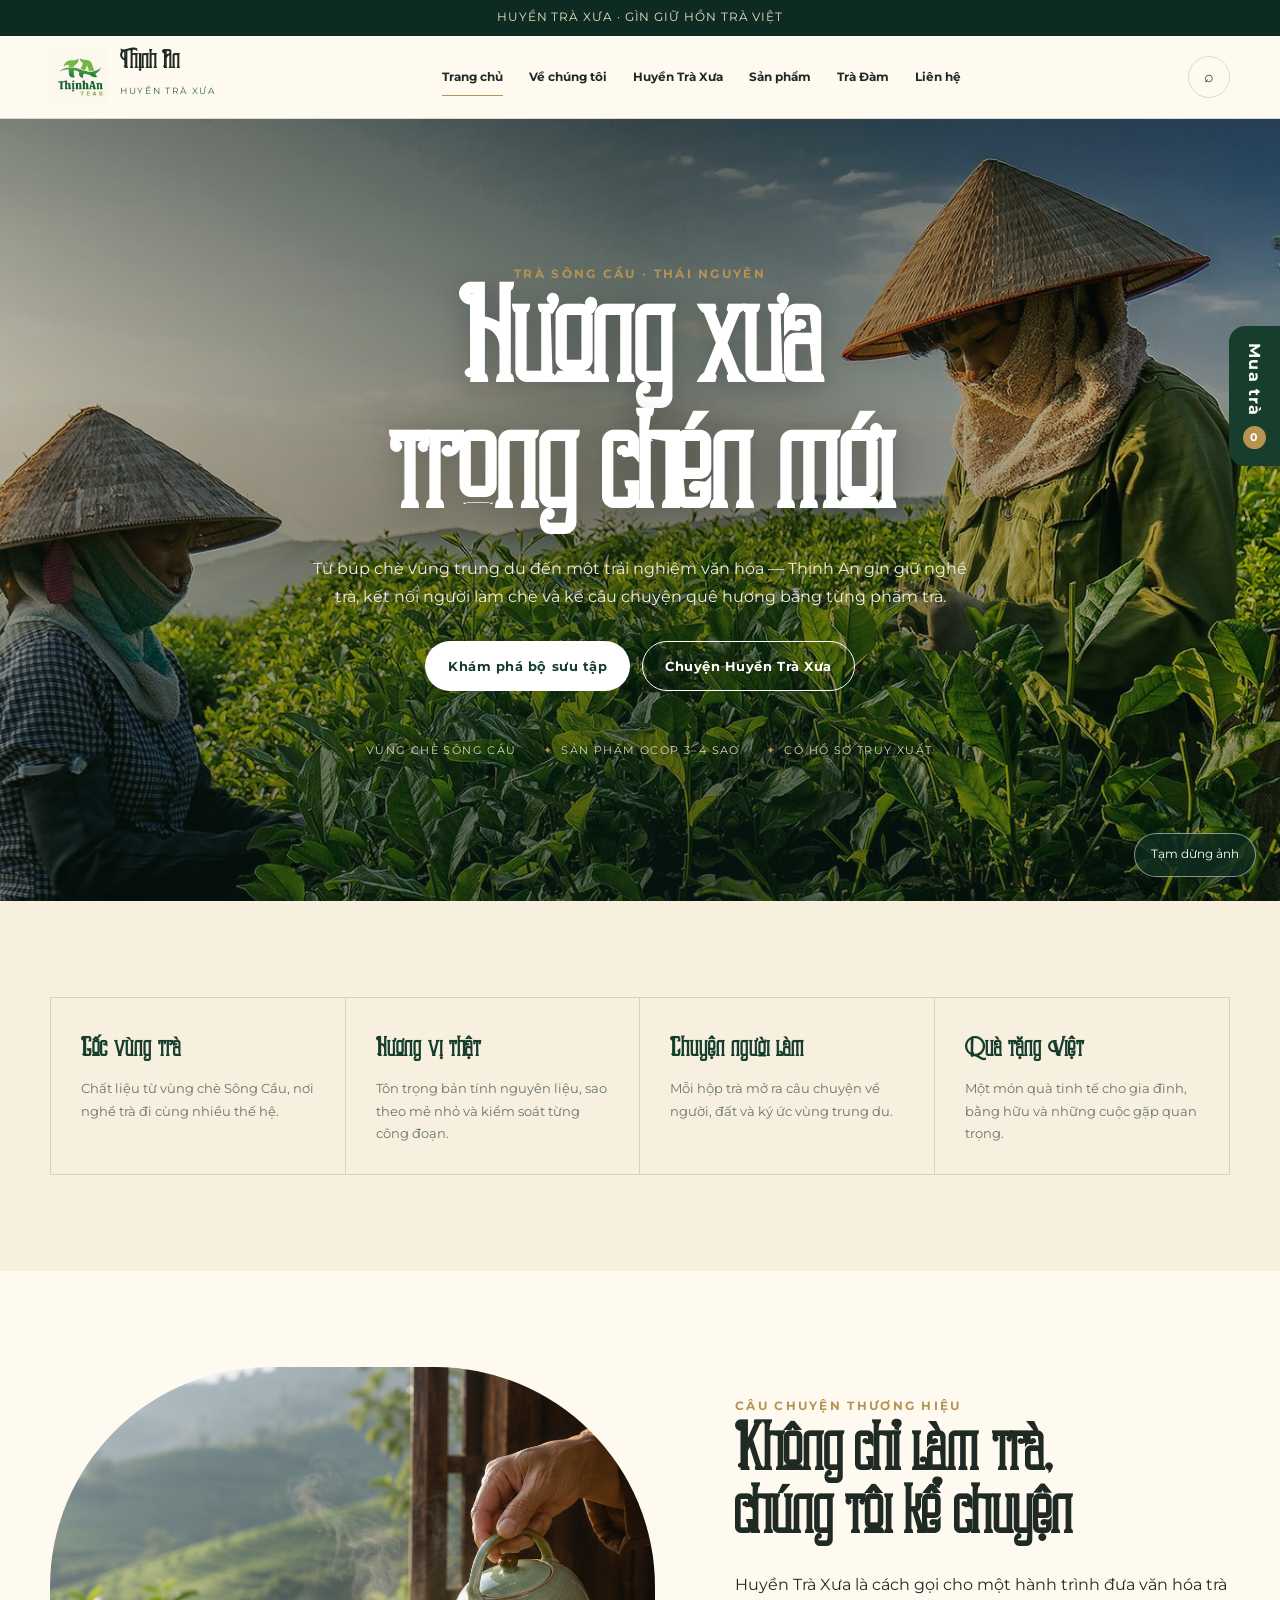
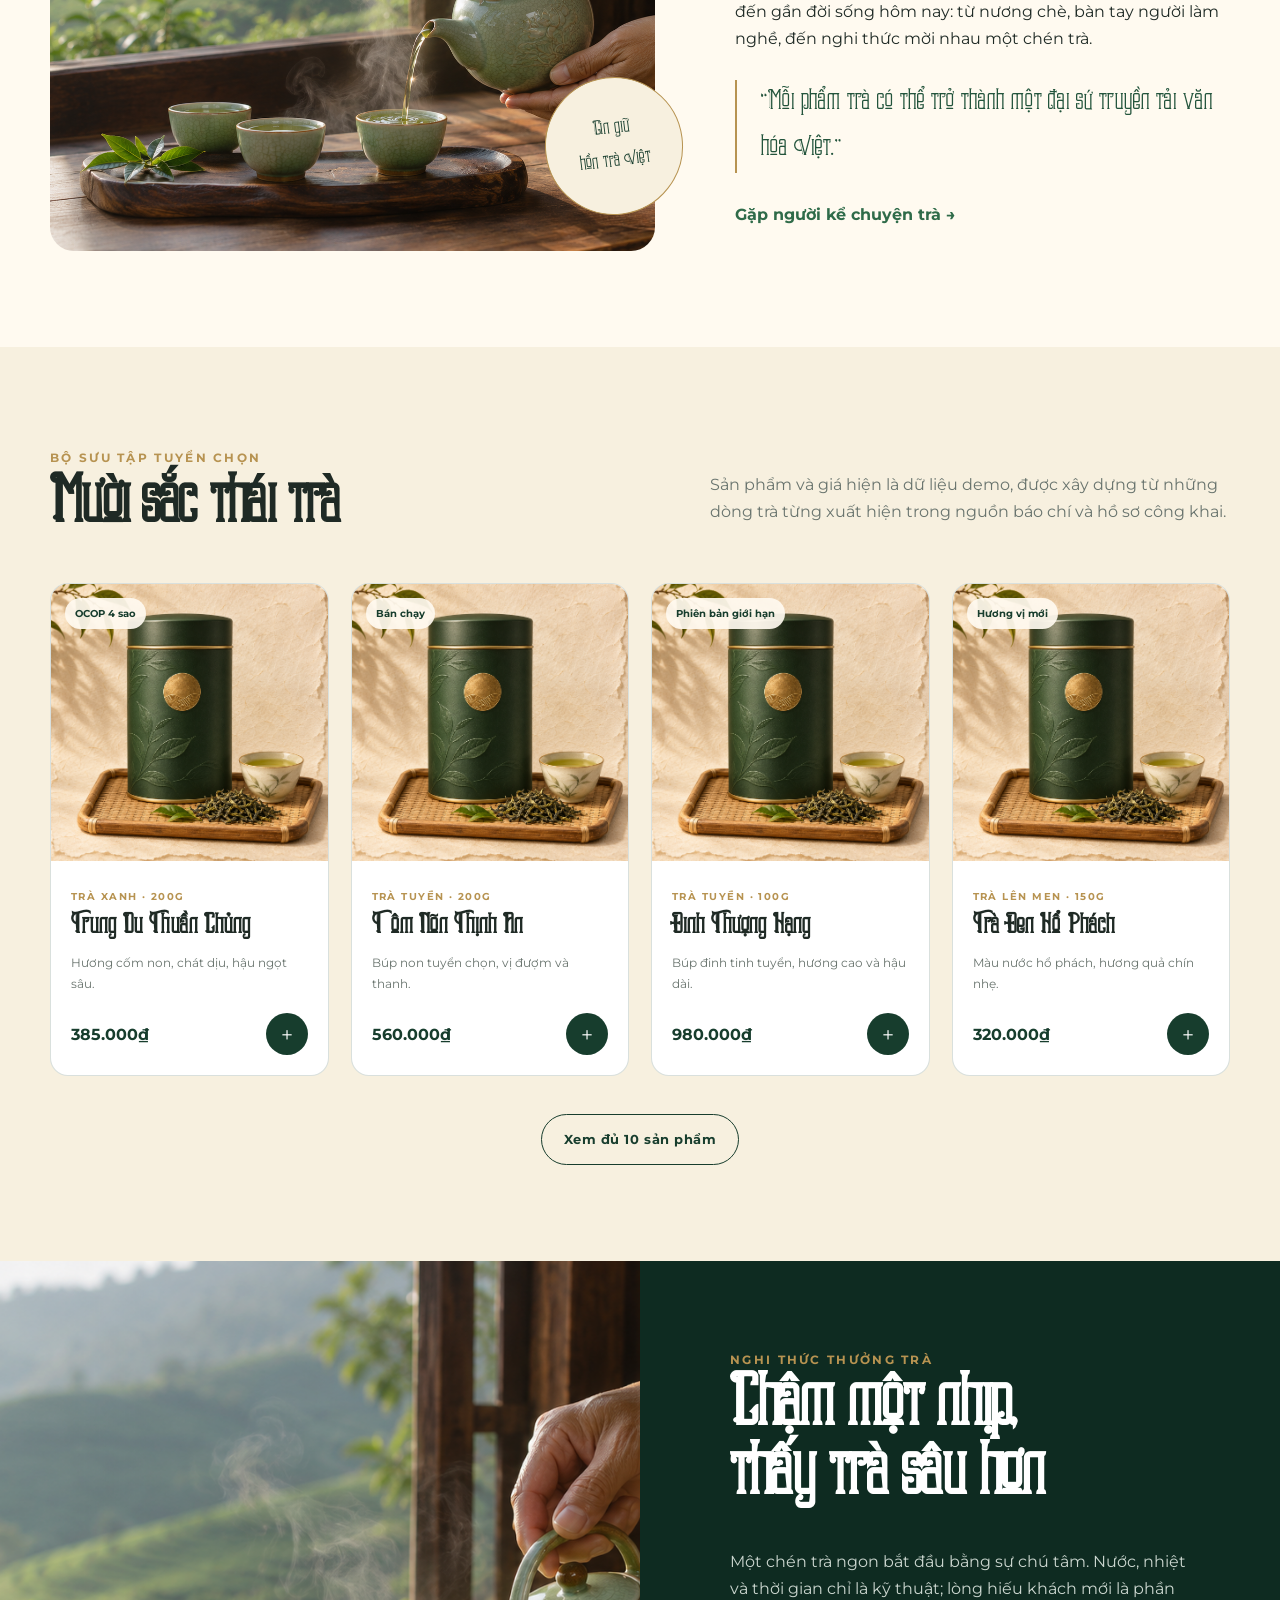
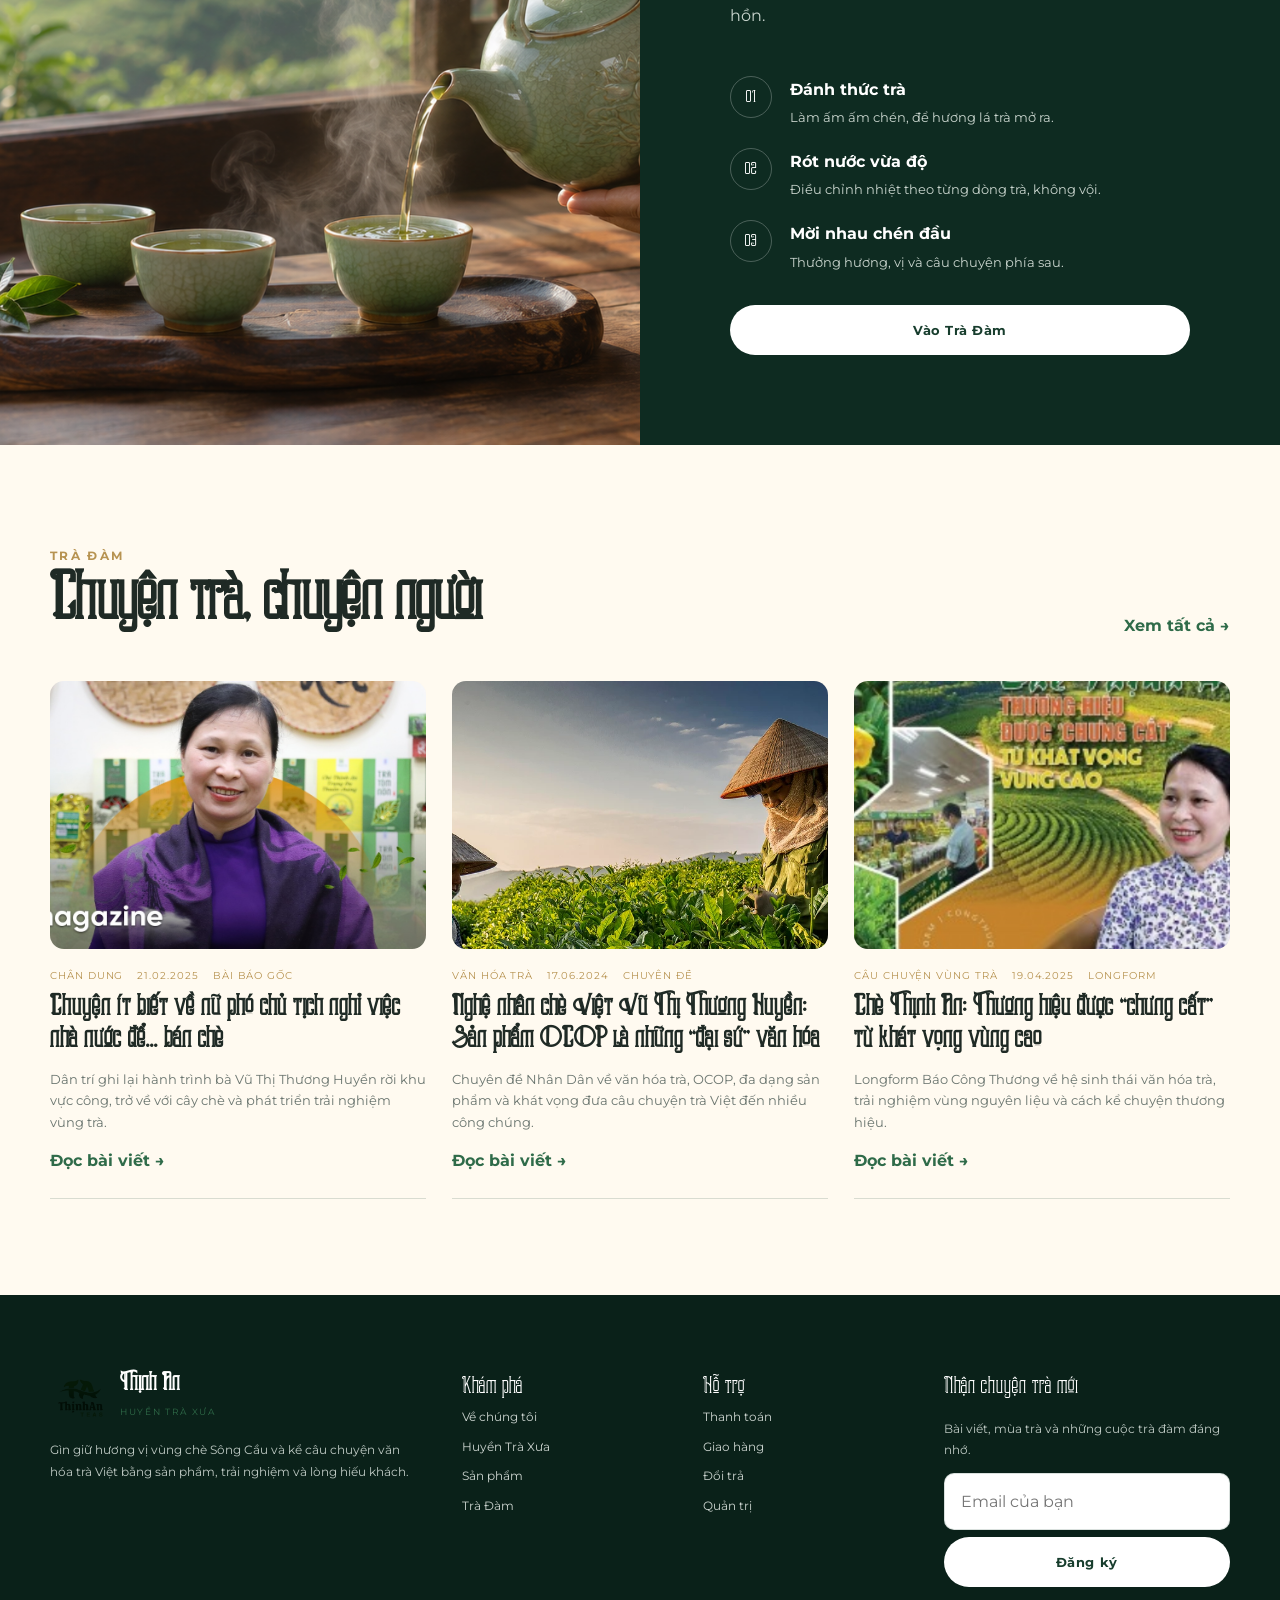
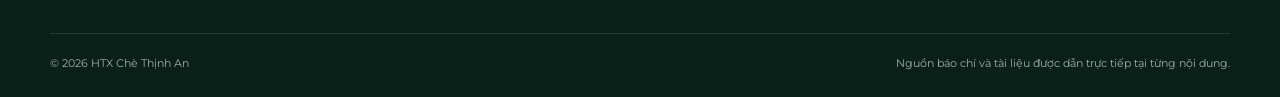
<file: index.html>
<!doctype html><html lang="vi"><head><meta charset="utf-8"><meta name="viewport" content="width=device-width,initial-scale=1"><title>Chè Thịnh An — Huyền Trà Xưa, hương vị vùng Sông Cầu</title><meta name="description" content="Khám phá Chè Thịnh An, câu chuyện Huyền Trà Xưa, sản phẩm trà Thái Nguyên và văn hóa thưởng trà Việt."><link rel="stylesheet" href="assets/css/styles.css"></head><body data-page="home"><div data-header></div><main>
<section class="hero"><div class="hero-motion" aria-hidden="true"><img class="hero-bg hero-bg-primary" fetchpriority="high" src="assets/images/hero-thu-hai.jpg" alt=""><img class="hero-bg hero-bg-secondary" src="assets/images/hero-doi-che.jpg" alt=""></div><div class="container"><div class="hero-content"><span class="eyebrow">Trà Sông Cầu · Thái Nguyên</span><h1 class="display">Hương xưa<br>trong chén mới</h1><p>Từ búp chè vùng trung du đến một trải nghiệm văn hóa — Thịnh An gìn giữ nghề trà, kết nối người làm chè và kể câu chuyện quê hương bằng từng phẩm trà.</p><div class="hero-actions"><a class="btn btn-light" href="san-pham.html">Khám phá bộ sưu tập</a><a class="btn btn-outline" style="border-color:#fff;color:#fff" href="huyen-tra-xua.html">Chuyện Huyền Trà Xưa</a></div><div class="hero-note"><span>Vùng chè Sông Cầu</span><span>Sản phẩm OCOP 3–4 sao</span><span>Có hồ sơ truy xuất</span></div></div></div><button class="hero-pause" type="button" aria-pressed="false">Tạm dừng ảnh</button></section>
<section class="section section-cream"><div class="container"><div class="promise-grid fade-up"><div class="promise"><b>Gốc vùng trà</b><p>Chất liệu từ vùng chè Sông Cầu, nơi nghề trà đi cùng nhiều thế hệ.</p></div><div class="promise"><b>Hương vị thật</b><p>Tôn trọng bản tính nguyên liệu, sao theo mẻ nhỏ và kiểm soát từng công đoạn.</p></div><div class="promise"><b>Chuyện người làm</b><p>Mỗi hộp trà mở ra câu chuyện về người, đất và ký ức vùng trung du.</p></div><div class="promise"><b>Quà tặng Việt</b><p>Một món quà tinh tế cho gia đình, bằng hữu và những cuộc gặp quan trọng.</p></div></div></div></section>
<section class="section"><div class="container story-split"><div class="story-image fade-up"><img src="assets/images/nghi-thuc-tra.png" alt="Nghi thức pha trà Việt"><div class="story-stamp">Gìn giữ<br>hồn trà Việt</div></div><div class="story-copy fade-up"><span class="eyebrow">Câu chuyện thương hiệu</span><h2 class="display">Không chỉ làm trà,<br>chúng tôi kể chuyện</h2><p>Huyền Trà Xưa là cách gọi cho một hành trình đưa văn hóa trà đến gần đời sống hôm nay: từ nương chè, bàn tay người làm nghề, đến nghi thức mời nhau một chén trà.</p><blockquote>“Mỗi phẩm trà có thể trở thành một đại sứ truyền tải văn hóa Việt.”</blockquote><a class="link-arrow" href="huyen-tra-xua.html">Gặp người kể chuyện trà →</a></div></div></section>
<section class="section section-cream"><div class="container"><div class="section-head"><div><span class="eyebrow">Bộ sưu tập tuyển chọn</span><h2 class="display">Mười sắc thái trà</h2></div><p>Sản phẩm và giá hiện là dữ liệu demo, được xây dựng từ những dòng trà từng xuất hiện trong nguồn báo chí và hồ sơ công khai.</p></div><div class="product-grid" data-products="4"></div><div style="text-align:center;margin-top:38px"><a class="btn btn-outline" href="san-pham.html">Xem đủ 10 sản phẩm</a></div></div></section>
<section class="ritual section-dark"><div class="ritual-image"><img src="assets/images/nghi-thuc-tra.png" alt="Pha trà nhìn ra đồi chè"></div><div class="ritual-copy"><span class="eyebrow">Nghi thức thưởng trà</span><h2 class="display">Chậm một nhịp,<br>thấy trà sâu hơn</h2><p style="color:#cbd6cf">Một chén trà ngon bắt đầu bằng sự chú tâm. Nước, nhiệt và thời gian chỉ là kỹ thuật; lòng hiếu khách mới là phần hồn.</p><div class="steps"><div class="step"><span>01</span><div><b>Đánh thức trà</b><small>Làm ấm ấm chén, để hương lá trà mở ra.</small></div></div><div class="step"><span>02</span><div><b>Rót nước vừa độ</b><small>Điều chỉnh nhiệt theo từng dòng trà, không vội.</small></div></div><div class="step"><span>03</span><div><b>Mời nhau chén đầu</b><small>Thưởng hương, vị và câu chuyện phía sau.</small></div></div></div><a class="btn btn-light" href="tra-dam.html">Vào Trà Đàm</a></div></section>
<section class="section"><div class="container"><div class="section-head"><div><span class="eyebrow">Trà Đàm</span><h2 class="display">Chuyện trà, chuyện người</h2></div><a class="link-arrow" href="tra-dam.html">Xem tất cả →</a></div><div class="article-grid" data-articles="3"></div></div></section>
</main><div data-footer></div><script src="assets/js/data.js"></script><script src="assets/js/app.js"></script></body></html>
</file>
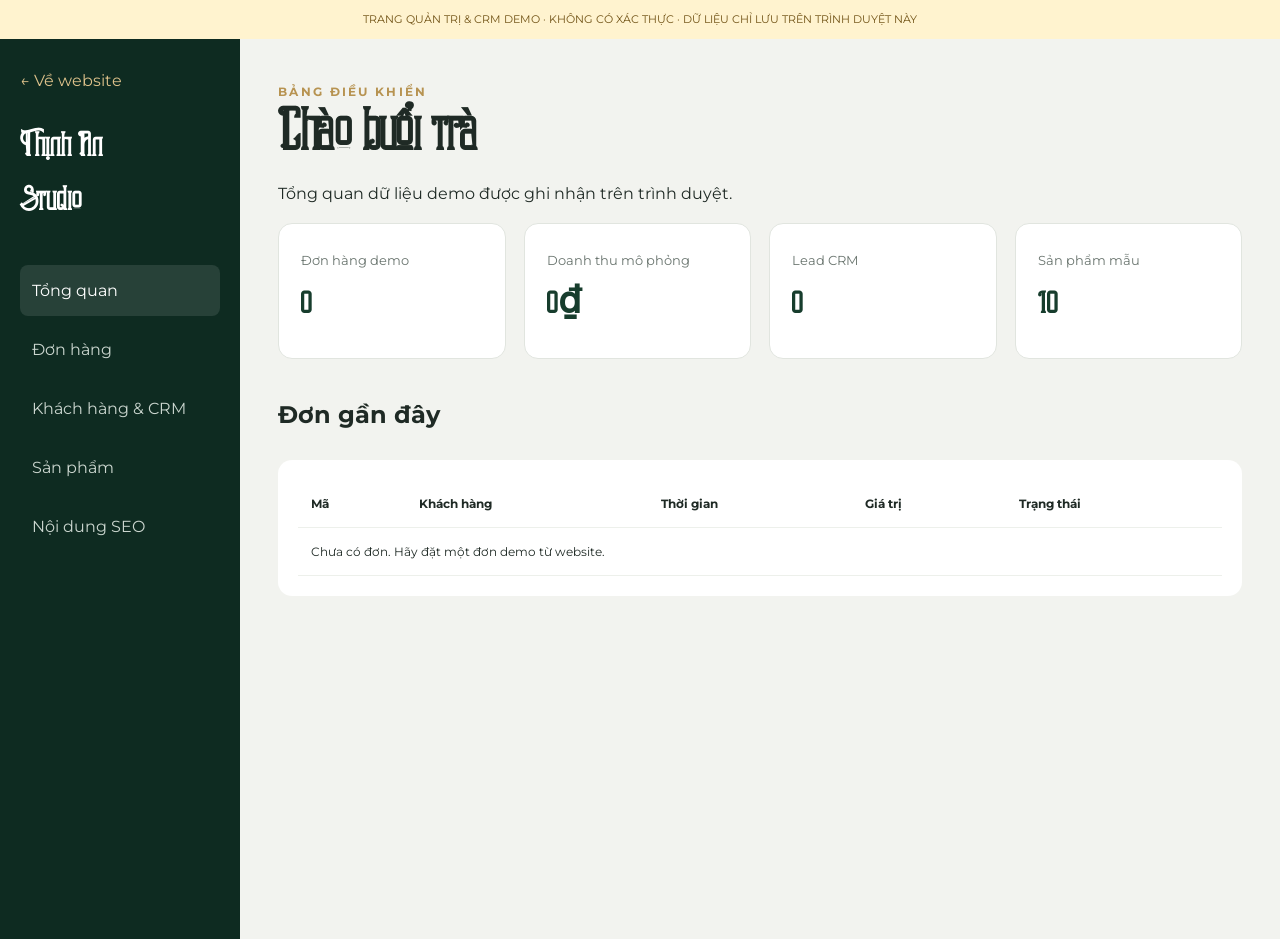
<file: admin.html>
<!doctype html><html lang="vi"><head><meta charset="utf-8"><meta name="viewport" content="width=device-width,initial-scale=1"><title>Quản trị demo — Chè Thịnh An</title><meta name="robots" content="noindex"><link rel="stylesheet" href="assets/css/styles.css"></head><body><div class="demo-bar">TRANG QUẢN TRỊ & CRM DEMO · KHÔNG CÓ XÁC THỰC · DỮ LIỆU CHỈ LƯU TRÊN TRÌNH DUYỆT NÀY</div><div class="admin-shell"><aside class="admin-side"><a href="index.html" style="color:#dec28b">← Về website</a><h1>Thịnh An<br>Studio</h1><nav><button class="active" data-admin="overview">Tổng quan</button><button data-admin="orders">Đơn hàng</button><button data-admin="leads">Khách hàng & CRM</button><button data-admin="products">Sản phẩm</button><button data-admin="content">Nội dung SEO</button></nav></aside><main class="admin-main"><div id="adminContent"></div></main></div><script src="assets/js/data.js"></script><script src="assets/js/admin.js"></script></body></html>
</file>
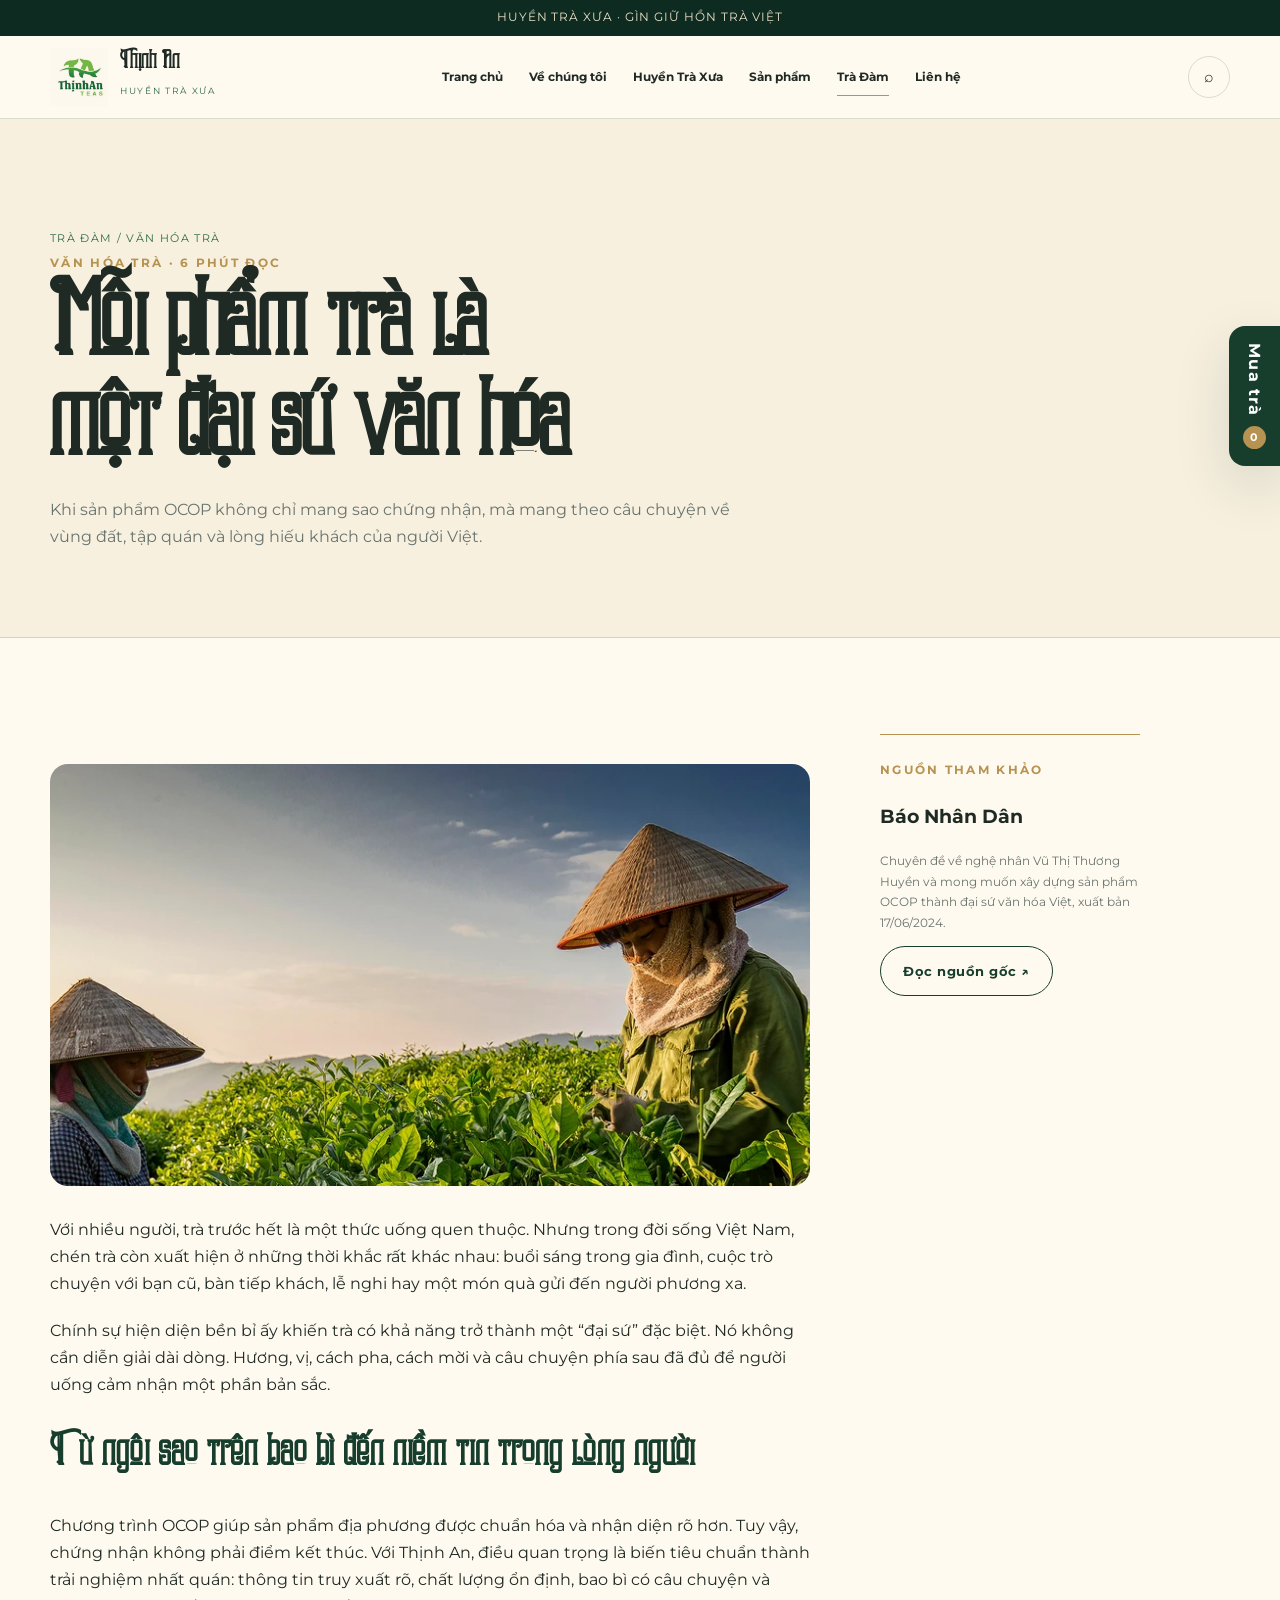
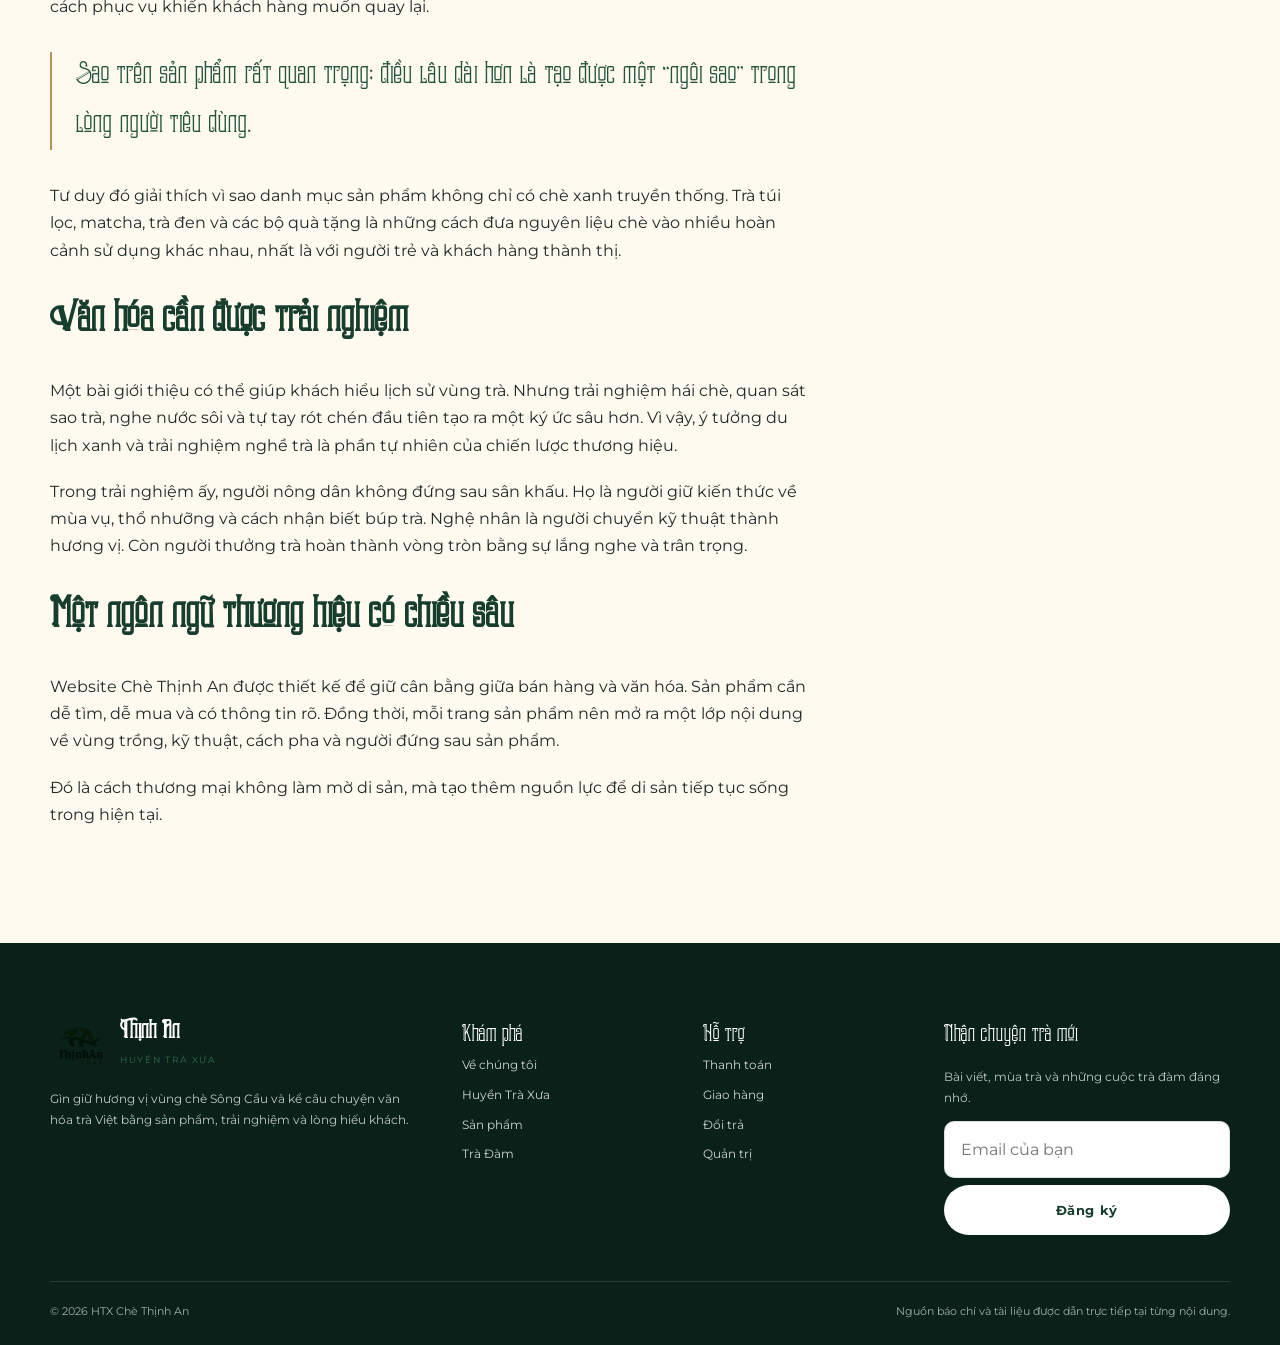
<file: bai-viet-dai-su-van-hoa.html>
<!doctype html><html lang="vi"><head><meta charset="utf-8"><meta name="viewport" content="width=device-width,initial-scale=1"><title>Mỗi phẩm trà là một đại sứ văn hóa Việt — Huyền Trà Xưa</title><meta name="description" content="Cách Chè Thịnh An kết nối sản phẩm OCOP, nghi thức thưởng trà và khát vọng truyền tải văn hóa Việt."><meta property="og:type" content="article"><meta property="og:title" content="Mỗi phẩm trà là một đại sứ văn hóa"><meta property="og:image" content="assets/images/nghi-thuc-tra.png"><link rel="stylesheet" href="assets/css/styles.css"></head><body data-page="journal"><div data-header></div><main><section class="page-hero"><div class="container"><div class="crumb">Trà Đàm / Văn hóa trà</div><span class="eyebrow">Văn hóa trà · 6 phút đọc</span><h1 class="display">Mỗi phẩm trà là<br>một đại sứ văn hóa</h1><p>Khi sản phẩm OCOP không chỉ mang sao chứng nhận, mà mang theo câu chuyện về vùng đất, tập quán và lòng hiếu khách của người Việt.</p></div></section><section class="section"><div class="container article-layout"><article class="article-content"><img class="article-cover" src="assets/images/nghi-thuc-tra.png" alt="Nghi thức pha trà Việt"><p>Với nhiều người, trà trước hết là một thức uống quen thuộc. Nhưng trong đời sống Việt Nam, chén trà còn xuất hiện ở những thời khắc rất khác nhau: buổi sáng trong gia đình, cuộc trò chuyện với bạn cũ, bàn tiếp khách, lễ nghi hay một món quà gửi đến người phương xa.</p><p>Chính sự hiện diện bền bỉ ấy khiến trà có khả năng trở thành một “đại sứ” đặc biệt. Nó không cần diễn giải dài dòng. Hương, vị, cách pha, cách mời và câu chuyện phía sau đã đủ để người uống cảm nhận một phần bản sắc.</p><h2>Từ ngôi sao trên bao bì đến niềm tin trong lòng người</h2><p>Chương trình OCOP giúp sản phẩm địa phương được chuẩn hóa và nhận diện rõ hơn. Tuy vậy, chứng nhận không phải điểm kết thúc. Với Thịnh An, điều quan trọng là biến tiêu chuẩn thành trải nghiệm nhất quán: thông tin truy xuất rõ, chất lượng ổn định, bao bì có câu chuyện và cách phục vụ khiến khách hàng muốn quay lại.</p><blockquote>Sao trên sản phẩm rất quan trọng; điều lâu dài hơn là tạo được một “ngôi sao” trong lòng người tiêu dùng.</blockquote><p>Tư duy đó giải thích vì sao danh mục sản phẩm không chỉ có chè xanh truyền thống. Trà túi lọc, matcha, trà đen và các bộ quà tặng là những cách đưa nguyên liệu chè vào nhiều hoàn cảnh sử dụng khác nhau, nhất là với người trẻ và khách hàng thành thị.</p><h2>Văn hóa cần được trải nghiệm</h2><p>Một bài giới thiệu có thể giúp khách hiểu lịch sử vùng trà. Nhưng trải nghiệm hái chè, quan sát sao trà, nghe nước sôi và tự tay rót chén đầu tiên tạo ra một ký ức sâu hơn. Vì vậy, ý tưởng du lịch xanh và trải nghiệm nghề trà là phần tự nhiên của chiến lược thương hiệu.</p><p>Trong trải nghiệm ấy, người nông dân không đứng sau sân khấu. Họ là người giữ kiến thức về mùa vụ, thổ nhưỡng và cách nhận biết búp trà. Nghệ nhân là người chuyển kỹ thuật thành hương vị. Còn người thưởng trà hoàn thành vòng tròn bằng sự lắng nghe và trân trọng.</p><h2>Một ngôn ngữ thương hiệu có chiều sâu</h2><p>Website Chè Thịnh An được thiết kế để giữ cân bằng giữa bán hàng và văn hóa. Sản phẩm cần dễ tìm, dễ mua và có thông tin rõ. Đồng thời, mỗi trang sản phẩm nên mở ra một lớp nội dung về vùng trồng, kỹ thuật, cách pha và người đứng sau sản phẩm.</p><p>Đó là cách thương mại không làm mờ di sản, mà tạo thêm nguồn lực để di sản tiếp tục sống trong hiện tại.</p></article><aside class="article-side"><span class="eyebrow">Nguồn tham khảo</span><h3>Báo Nhân Dân</h3><p>Chuyên đề về nghệ nhân Vũ Thị Thương Huyền và mong muốn xây dựng sản phẩm OCOP thành đại sứ văn hóa Việt, xuất bản 17/06/2024.</p><a class="btn btn-outline" href="https://nhandan.vn/special/HTX-che-Thinh-An-Thai-Nguyen/index.html" target="_blank" rel="noopener">Đọc nguồn gốc ↗</a></aside></div></section></main><div data-footer></div><script src="assets/js/data.js"></script><script src="assets/js/app.js"></script></body></html>
</file>
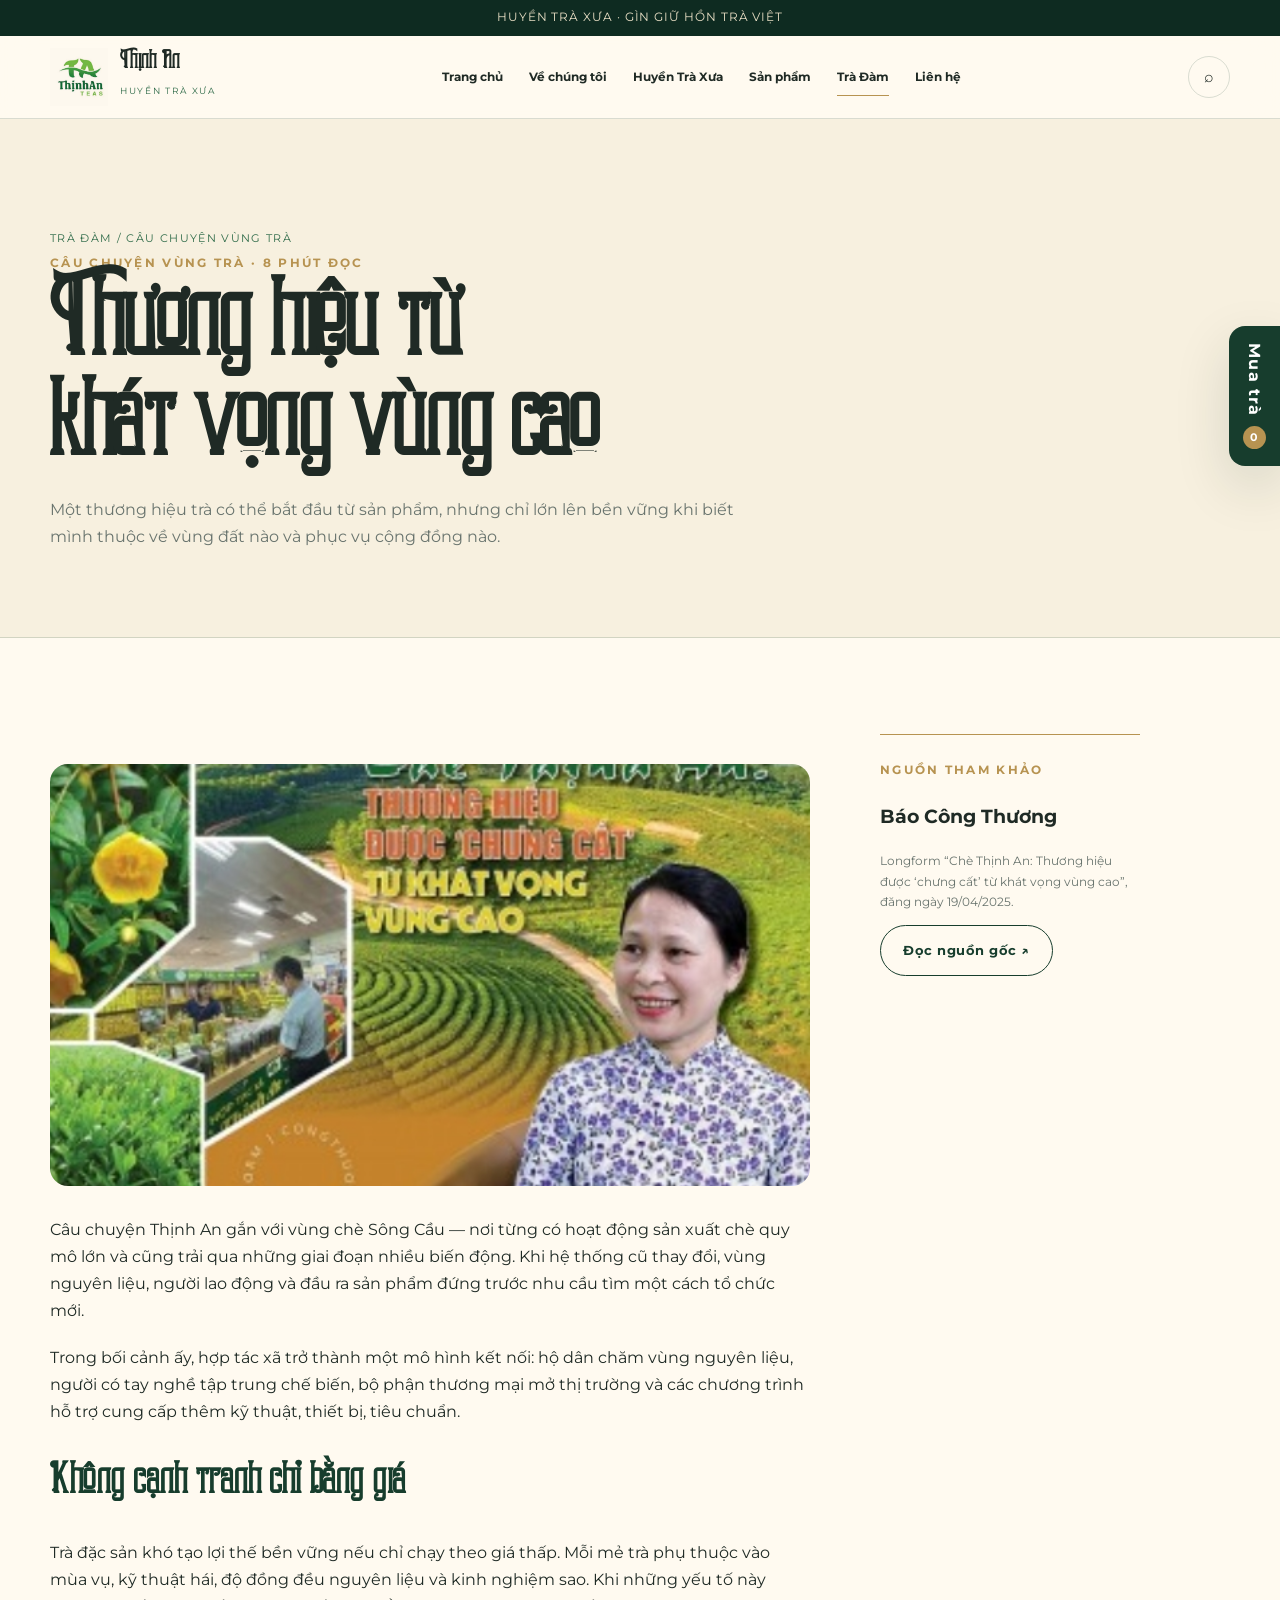
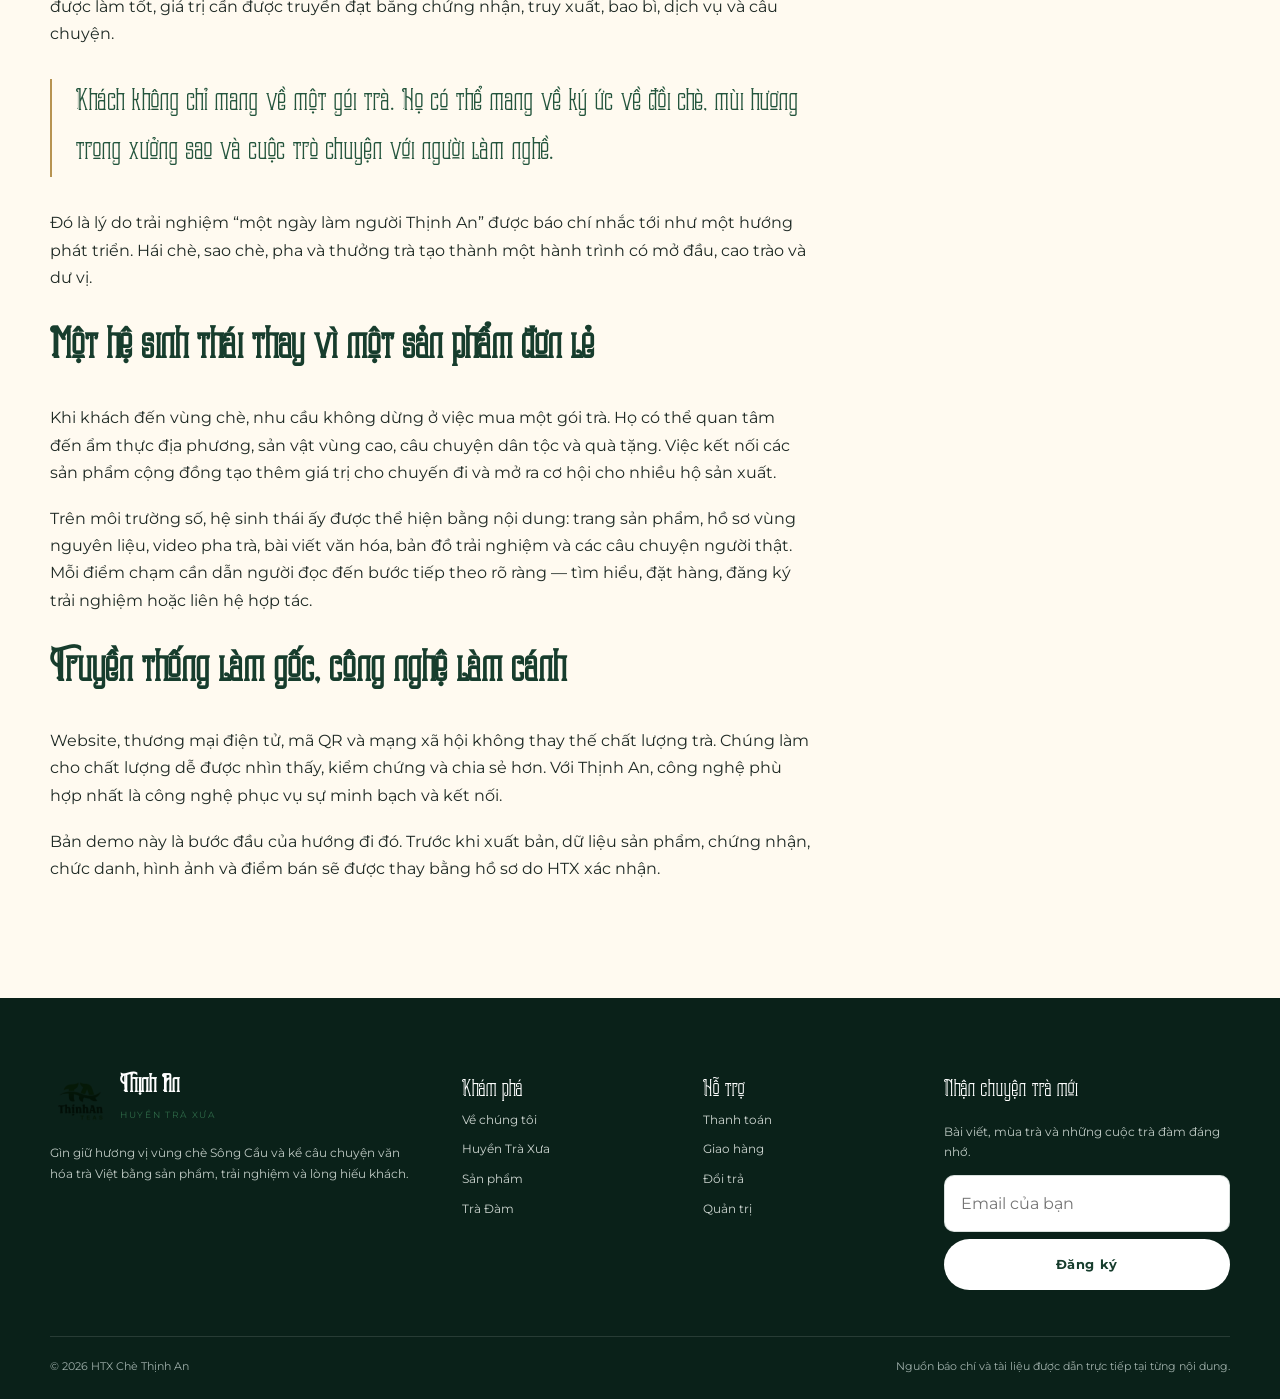
<file: bai-viet-khat-vong-vung-cao.html>
<!doctype html><html lang="vi"><head><meta charset="utf-8"><meta name="viewport" content="width=device-width,initial-scale=1"><title>Chè Thịnh An — thương hiệu từ khát vọng vùng cao</title><meta name="description" content="Hành trình xây dựng hệ sinh thái văn hóa trà, trải nghiệm vùng chè và thương hiệu Thịnh An từ vùng Sông Cầu."><meta property="og:type" content="article"><meta property="og:title" content="Thương hiệu được chưng cất từ khát vọng vùng cao"><meta property="og:image" content="assets/images/hero-thinh-an.png"><link rel="stylesheet" href="assets/css/styles.css"></head><body data-page="journal"><div data-header></div><main><section class="page-hero"><div class="container"><div class="crumb">Trà Đàm / Câu chuyện vùng trà</div><span class="eyebrow">Câu chuyện vùng trà · 8 phút đọc</span><h1 class="display">Thương hiệu từ<br>khát vọng vùng cao</h1><p>Một thương hiệu trà có thể bắt đầu từ sản phẩm, nhưng chỉ lớn lên bền vững khi biết mình thuộc về vùng đất nào và phục vụ cộng đồng nào.</p></div></section><section class="section"><div class="container article-layout"><article class="article-content"><img class="article-cover" src="assets/images/hero-thinh-an.png" alt="Đồi chè vùng trung du trong nắng sớm"><p>Câu chuyện Thịnh An gắn với vùng chè Sông Cầu — nơi từng có hoạt động sản xuất chè quy mô lớn và cũng trải qua những giai đoạn nhiều biến động. Khi hệ thống cũ thay đổi, vùng nguyên liệu, người lao động và đầu ra sản phẩm đứng trước nhu cầu tìm một cách tổ chức mới.</p><p>Trong bối cảnh ấy, hợp tác xã trở thành một mô hình kết nối: hộ dân chăm vùng nguyên liệu, người có tay nghề tập trung chế biến, bộ phận thương mại mở thị trường và các chương trình hỗ trợ cung cấp thêm kỹ thuật, thiết bị, tiêu chuẩn.</p><h2>Không cạnh tranh chỉ bằng giá</h2><p>Trà đặc sản khó tạo lợi thế bền vững nếu chỉ chạy theo giá thấp. Mỗi mẻ trà phụ thuộc vào mùa vụ, kỹ thuật hái, độ đồng đều nguyên liệu và kinh nghiệm sao. Khi những yếu tố này được làm tốt, giá trị cần được truyền đạt bằng chứng nhận, truy xuất, bao bì, dịch vụ và câu chuyện.</p><blockquote>Khách không chỉ mang về một gói trà. Họ có thể mang về ký ức về đồi chè, mùi hương trong xưởng sao và cuộc trò chuyện với người làm nghề.</blockquote><p>Đó là lý do trải nghiệm “một ngày làm người Thịnh An” được báo chí nhắc tới như một hướng phát triển. Hái chè, sao chè, pha và thưởng trà tạo thành một hành trình có mở đầu, cao trào và dư vị.</p><h2>Một hệ sinh thái thay vì một sản phẩm đơn lẻ</h2><p>Khi khách đến vùng chè, nhu cầu không dừng ở việc mua một gói trà. Họ có thể quan tâm đến ẩm thực địa phương, sản vật vùng cao, câu chuyện dân tộc và quà tặng. Việc kết nối các sản phẩm cộng đồng tạo thêm giá trị cho chuyến đi và mở ra cơ hội cho nhiều hộ sản xuất.</p><p>Trên môi trường số, hệ sinh thái ấy được thể hiện bằng nội dung: trang sản phẩm, hồ sơ vùng nguyên liệu, video pha trà, bài viết văn hóa, bản đồ trải nghiệm và các câu chuyện người thật. Mỗi điểm chạm cần dẫn người đọc đến bước tiếp theo rõ ràng — tìm hiểu, đặt hàng, đăng ký trải nghiệm hoặc liên hệ hợp tác.</p><h2>Truyền thống làm gốc, công nghệ làm cánh</h2><p>Website, thương mại điện tử, mã QR và mạng xã hội không thay thế chất lượng trà. Chúng làm cho chất lượng dễ được nhìn thấy, kiểm chứng và chia sẻ hơn. Với Thịnh An, công nghệ phù hợp nhất là công nghệ phục vụ sự minh bạch và kết nối.</p><p>Bản demo này là bước đầu của hướng đi đó. Trước khi xuất bản, dữ liệu sản phẩm, chứng nhận, chức danh, hình ảnh và điểm bán sẽ được thay bằng hồ sơ do HTX xác nhận.</p></article><aside class="article-side"><span class="eyebrow">Nguồn tham khảo</span><h3>Báo Công Thương</h3><p>Longform “Chè Thịnh An: Thương hiệu được ‘chưng cất’ từ khát vọng vùng cao”, đăng ngày 19/04/2025.</p><a class="btn btn-outline" href="https://congthuong.vn/longform-che-thinh-an-thuong-hieu-duoc-chung-cat-tu-khat-vong-vung-cao-383830.html" target="_blank" rel="noopener">Đọc nguồn gốc ↗</a></aside></div></section></main><div data-footer></div><script src="assets/js/data.js"></script><script src="assets/js/app.js"></script></body></html>
</file>
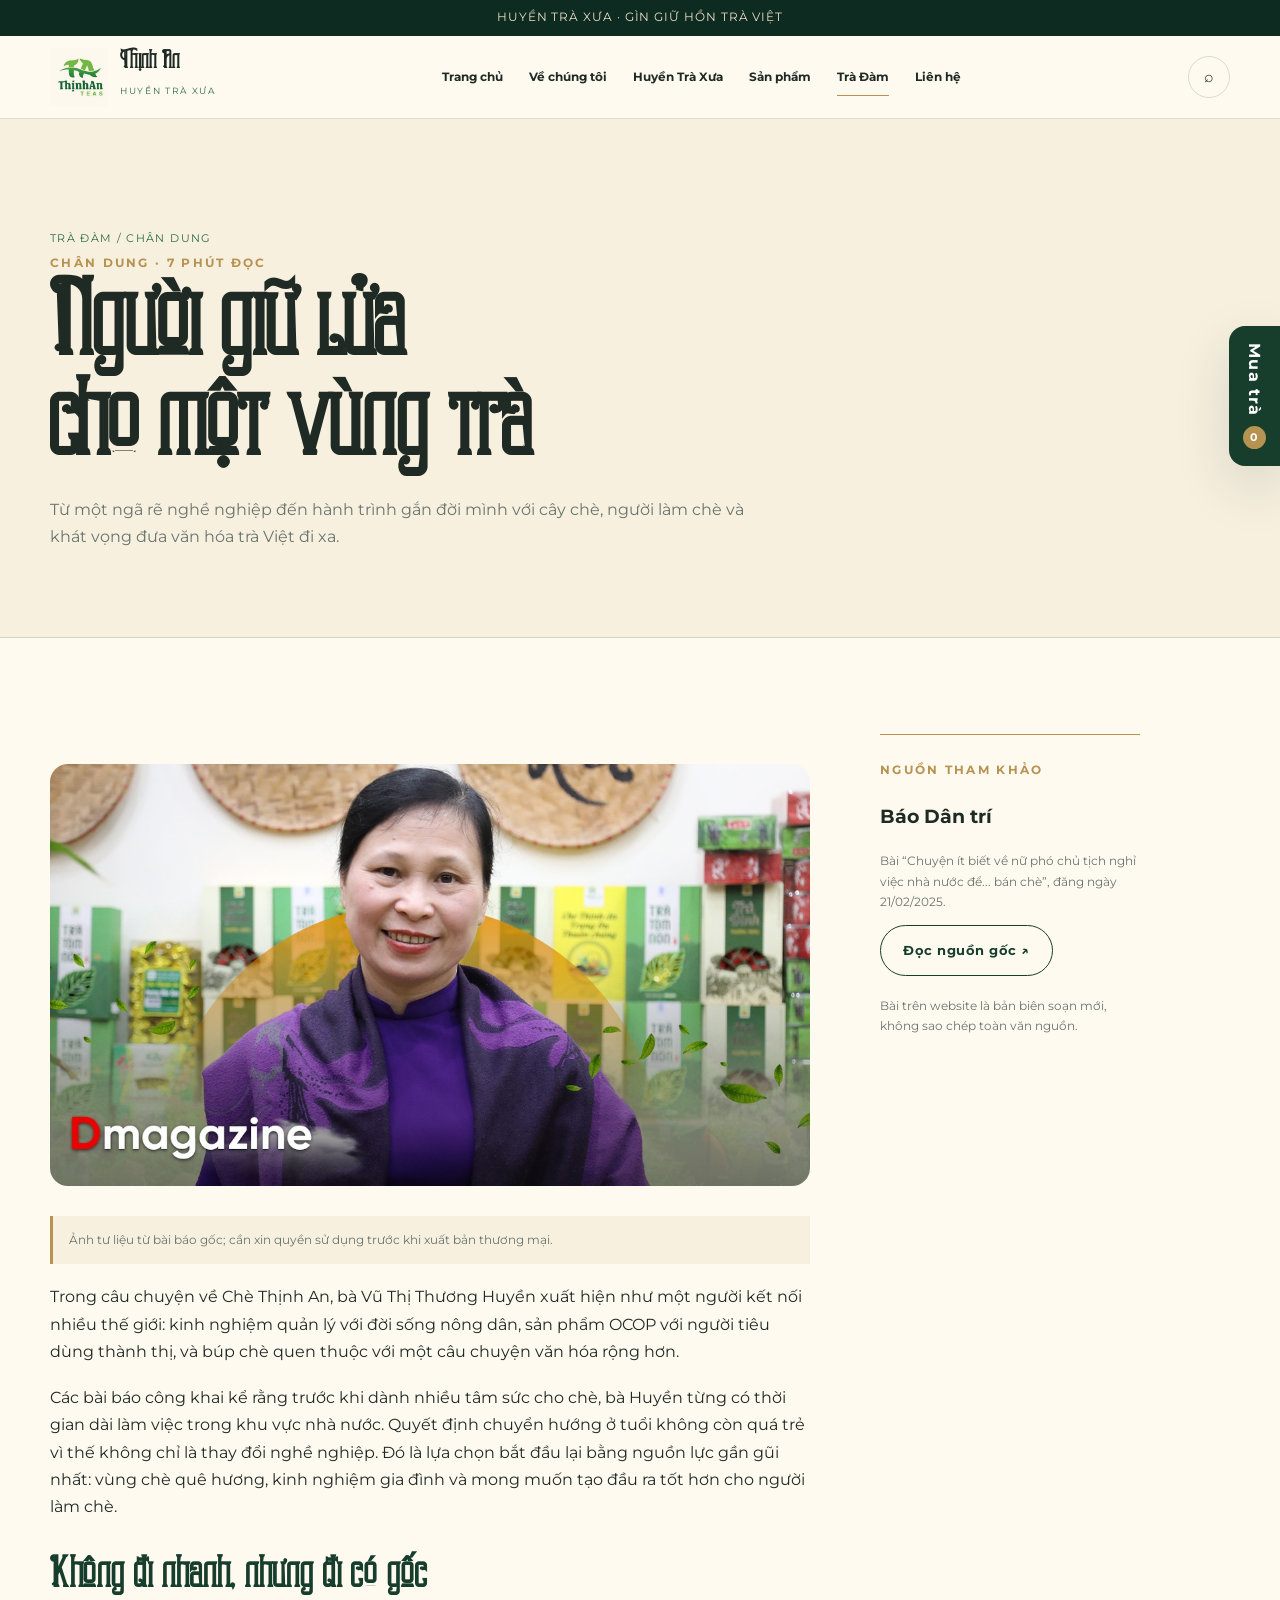
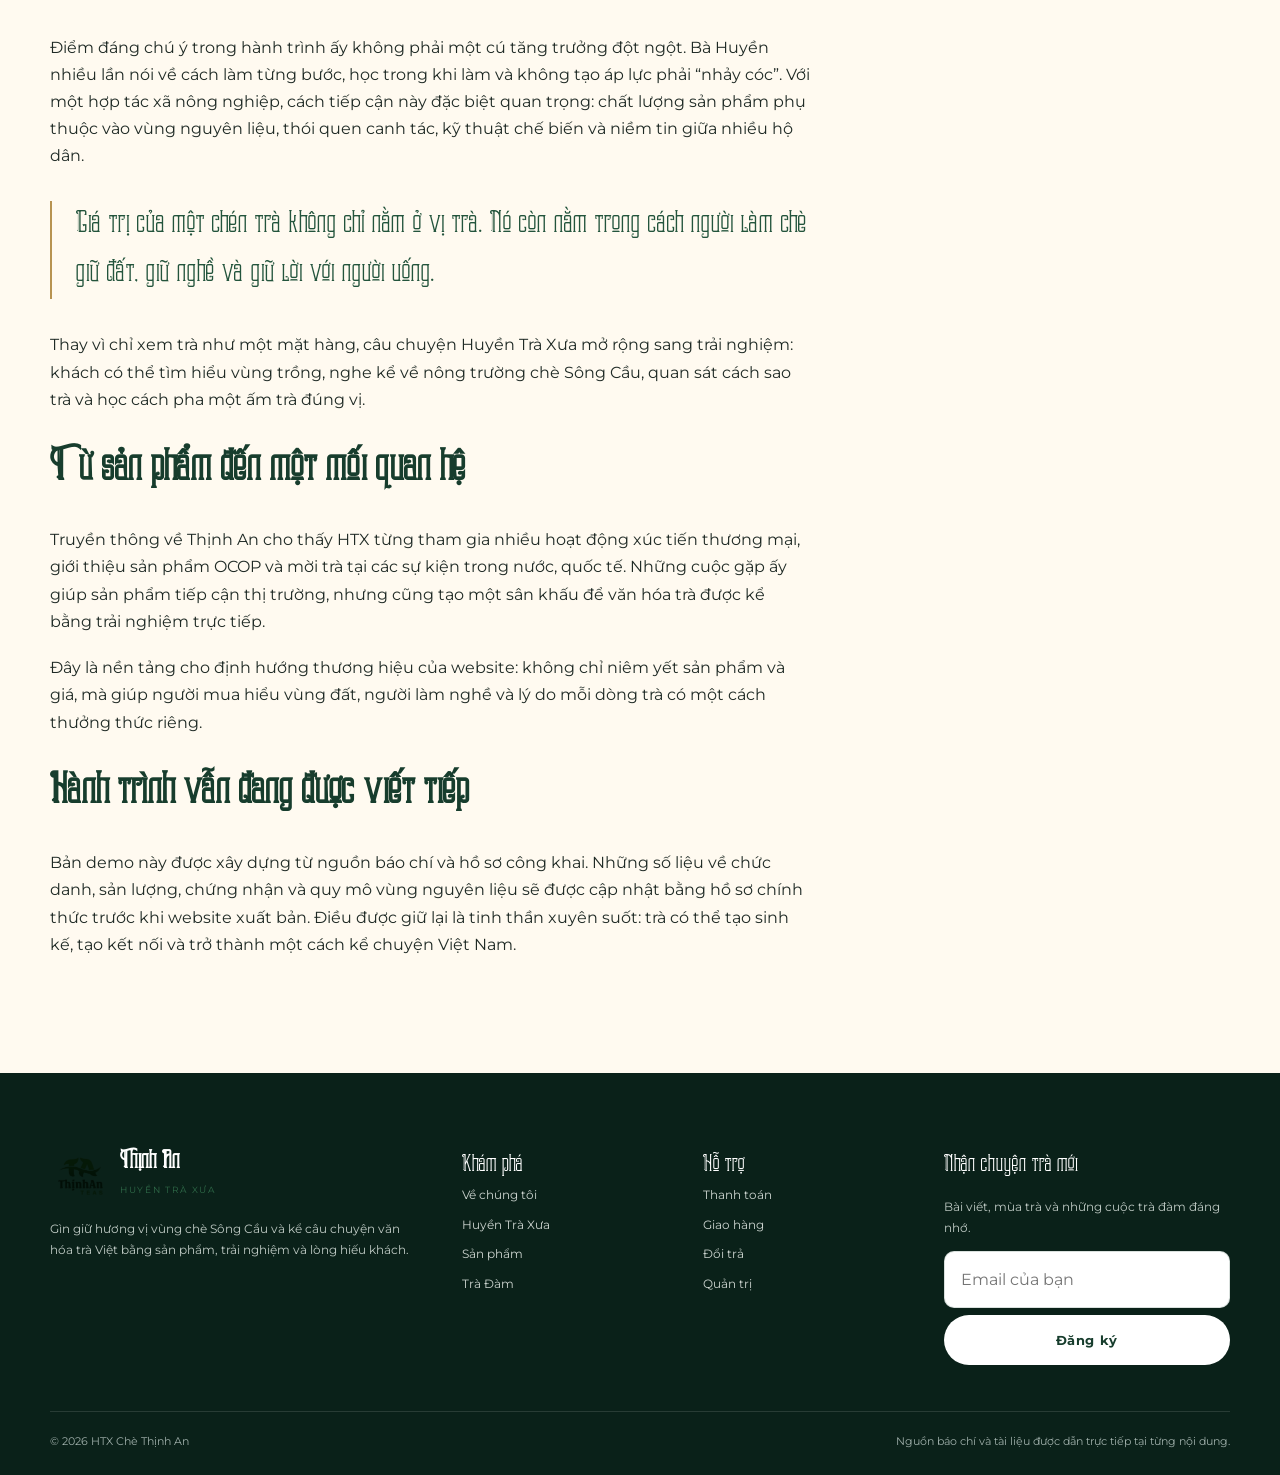
<file: bai-viet-nguoi-giu-lua.html>
<!doctype html><html lang="vi"><head><meta charset="utf-8"><meta name="viewport" content="width=device-width,initial-scale=1"><title>Vũ Thị Thương Huyền — người giữ lửa cho vùng trà Thịnh An</title><meta name="description" content="Hành trình bà Vũ Thị Thương Huyền rời công việc nhà nước, trở về với cây chè và xây dựng câu chuyện Huyền Trà Xưa."><meta property="og:type" content="article"><meta property="og:title" content="Người giữ lửa cho một vùng trà"><meta property="og:description" content="Từ một ngã rẽ nghề nghiệp đến hành trình kết nối người làm chè và văn hóa trà Việt."><meta property="og:image" content="assets/images/hero-thinh-an.png"><link rel="stylesheet" href="assets/css/styles.css"></head><body data-page="journal"><div data-header></div><main><section class="page-hero"><div class="container"><div class="crumb">Trà Đàm / Chân dung</div><span class="eyebrow">Chân dung · 7 phút đọc</span><h1 class="display">Người giữ lửa<br>cho một vùng trà</h1><p>Từ một ngã rẽ nghề nghiệp đến hành trình gắn đời mình với cây chè, người làm chè và khát vọng đưa văn hóa trà Việt đi xa.</p></div></section><section class="section"><div class="container article-layout"><article class="article-content"><img class="article-cover" src="assets/images/hero-thinh-an.png" alt="Hình minh họa vùng chè Thịnh An"><div class="notice">Ảnh AI minh họa, không phải chân dung thật của bà Vũ Thị Thương Huyền.</div><p>Trong câu chuyện về Chè Thịnh An, bà Vũ Thị Thương Huyền xuất hiện như một người kết nối nhiều thế giới: kinh nghiệm quản lý với đời sống nông dân, sản phẩm OCOP với người tiêu dùng thành thị, và búp chè quen thuộc với một câu chuyện văn hóa rộng hơn.</p><p>Các bài báo công khai kể rằng trước khi dành nhiều tâm sức cho chè, bà Huyền từng có thời gian dài làm việc trong khu vực nhà nước. Quyết định chuyển hướng ở tuổi không còn quá trẻ vì thế không chỉ là thay đổi nghề nghiệp. Đó là lựa chọn bắt đầu lại bằng nguồn lực gần gũi nhất: vùng chè quê hương, kinh nghiệm gia đình và mong muốn tạo đầu ra tốt hơn cho người làm chè.</p><h2>Không đi nhanh, nhưng đi có gốc</h2><p>Điểm đáng chú ý trong hành trình ấy không phải một cú tăng trưởng đột ngột. Bà Huyền nhiều lần nói về cách làm từng bước, học trong khi làm và không tạo áp lực phải “nhảy cóc”. Với một hợp tác xã nông nghiệp, cách tiếp cận này đặc biệt quan trọng: chất lượng sản phẩm phụ thuộc vào vùng nguyên liệu, thói quen canh tác, kỹ thuật chế biến và niềm tin giữa nhiều hộ dân.</p><blockquote>Giá trị của một chén trà không chỉ nằm ở vị trà. Nó còn nằm trong cách người làm chè giữ đất, giữ nghề và giữ lời với người uống.</blockquote><p>Thay vì chỉ xem trà như một mặt hàng, câu chuyện Huyền Trà Xưa mở rộng sang trải nghiệm: khách có thể tìm hiểu vùng trồng, nghe kể về nông trường chè Sông Cầu, quan sát cách sao trà và học cách pha một ấm trà đúng vị.</p><h2>Từ sản phẩm đến một mối quan hệ</h2><p>Truyền thông về Thịnh An cho thấy HTX từng tham gia nhiều hoạt động xúc tiến thương mại, giới thiệu sản phẩm OCOP và mời trà tại các sự kiện trong nước, quốc tế. Những cuộc gặp ấy giúp sản phẩm tiếp cận thị trường, nhưng cũng tạo một sân khấu để văn hóa trà được kể bằng trải nghiệm trực tiếp.</p><p>Đây là nền tảng cho định hướng thương hiệu của website: không chỉ niêm yết sản phẩm và giá, mà giúp người mua hiểu vùng đất, người làm nghề và lý do mỗi dòng trà có một cách thưởng thức riêng.</p><h2>Hành trình vẫn đang được viết tiếp</h2><p>Bản demo này được xây dựng từ nguồn báo chí và hồ sơ công khai. Những số liệu về chức danh, sản lượng, chứng nhận và quy mô vùng nguyên liệu sẽ được cập nhật bằng hồ sơ chính thức trước khi website xuất bản. Điều được giữ lại là tinh thần xuyên suốt: trà có thể tạo sinh kế, tạo kết nối và trở thành một cách kể chuyện Việt Nam.</p></article><aside class="article-side"><span class="eyebrow">Nguồn tham khảo</span><h3>Báo Dân trí</h3><p>Bài “Chuyện ít biết về nữ phó chủ tịch nghỉ việc nhà nước để... bán chè”, đăng ngày 21/02/2025.</p><a class="btn btn-outline" href="https://dantri.com.vn/doi-song/chuyen-it-biet-ve-nu-pho-chu-tich-nghi-viec-nha-nuoc-de-ban-che-20250219150301737.htm" target="_blank" rel="noopener">Đọc nguồn gốc ↗</a><p style="margin-top:20px">Bài trên website là bản biên soạn mới, không sao chép toàn văn nguồn.</p></aside></div></section></main><div data-footer></div><script src="assets/js/data.js"></script><script src="assets/js/app.js"></script></body></html>
</file>
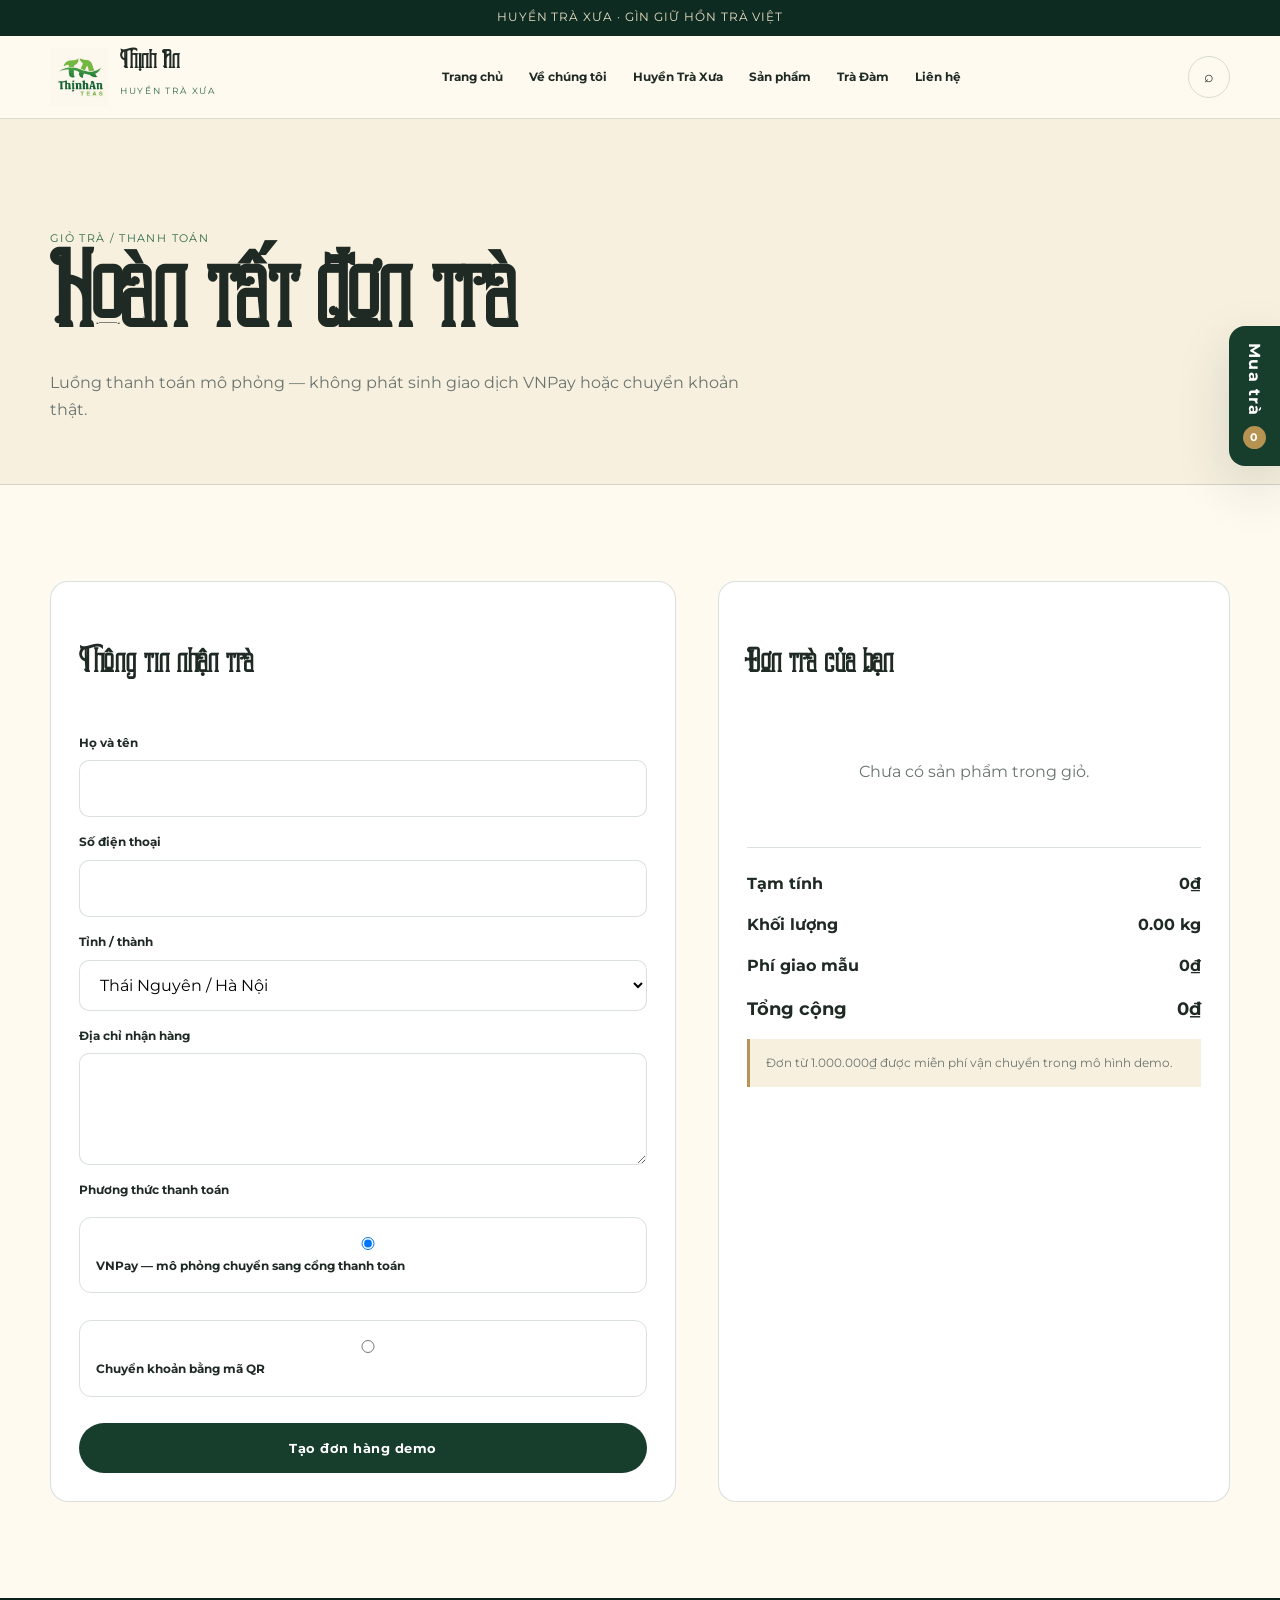
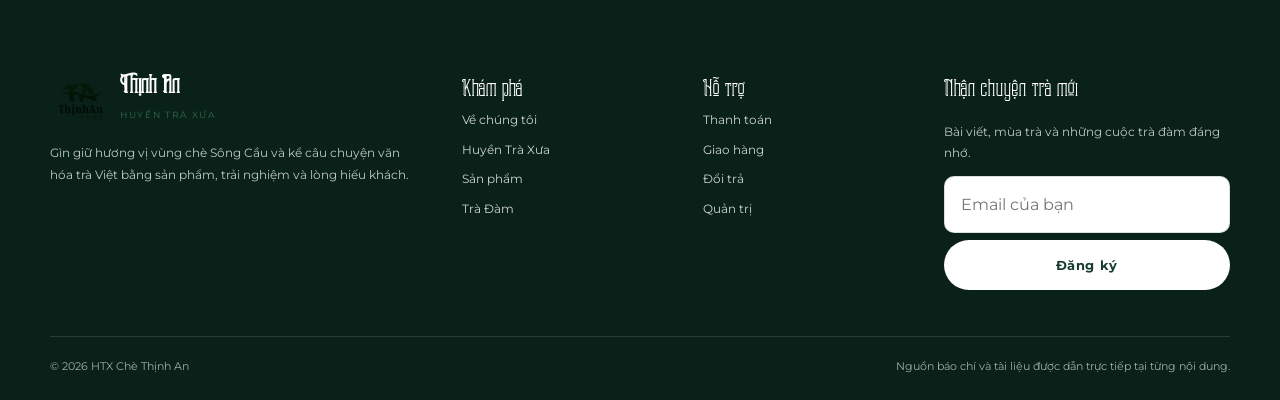
<file: checkout.html>
<!doctype html><html lang="vi"><head><meta charset="utf-8"><meta name="viewport" content="width=device-width,initial-scale=1"><title>Thanh toán — Chè Thịnh An</title><meta name="robots" content="noindex"><link rel="stylesheet" href="assets/css/styles.css"></head><body data-page="checkout"><div data-header></div><main><section class="page-hero" style="padding-bottom:45px"><div class="container"><div class="crumb">Giỏ trà / Thanh toán</div><h1 class="display">Hoàn tất đơn trà</h1><p>Luồng thanh toán mô phỏng — không phát sinh giao dịch VNPay hoặc chuyển khoản thật.</p></div></section><section class="section"><div class="container checkout-grid"><form class="checkout-panel form" id="checkoutForm"><h2>Thông tin nhận trà</h2><div class="field"><label>Họ và tên</label><input name="name" required></div><div class="field"><label>Số điện thoại</label><input name="phone" required></div><div class="field"><label>Tỉnh / thành</label><select name="province" id="province"><option value="local">Thái Nguyên / Hà Nội</option><option value="north">Tỉnh miền Bắc khác</option><option value="central">Miền Trung</option><option value="south">Miền Nam</option></select></div><div class="field"><label>Địa chỉ nhận hàng</label><textarea name="address" rows="3" required></textarea></div><div class="field"><label>Phương thức thanh toán</label><label class="radio-card"><input type="radio" name="payment" value="VNPay" checked> VNPay — mô phỏng chuyển sang cổng thanh toán</label><label class="radio-card"><input type="radio" name="payment" value="QR"> Chuyển khoản bằng mã QR</label></div><div id="qrBox" hidden><div class="qr-demo"></div><div class="notice">QR chỉ để minh họa, không thể quét thanh toán.</div></div><button class="btn btn-primary" id="orderBtn">Tạo đơn hàng demo</button></form><aside class="checkout-panel"><h2>Đơn trà của bạn</h2><div id="summary"></div><hr style="border:0;border-top:1px solid var(--line);margin:22px 0"><div class="total-row"><span>Tạm tính</span><span id="subtotal">0₫</span></div><div class="total-row"><span>Khối lượng</span><span id="weight">0 kg</span></div><div class="total-row"><span>Phí giao mẫu</span><span id="shipping">0₫</span></div><div class="total-row" style="font-size:1.15rem"><span>Tổng cộng</span><span id="grand">0₫</span></div><div class="notice">Đơn từ 1.000.000₫ được miễn phí vận chuyển trong mô hình demo.</div></aside></div></section></main><div data-footer></div><script src="assets/js/data.js"></script><script src="assets/js/app.js"></script><script src="assets/js/checkout.js"></script></body></html>
</file>
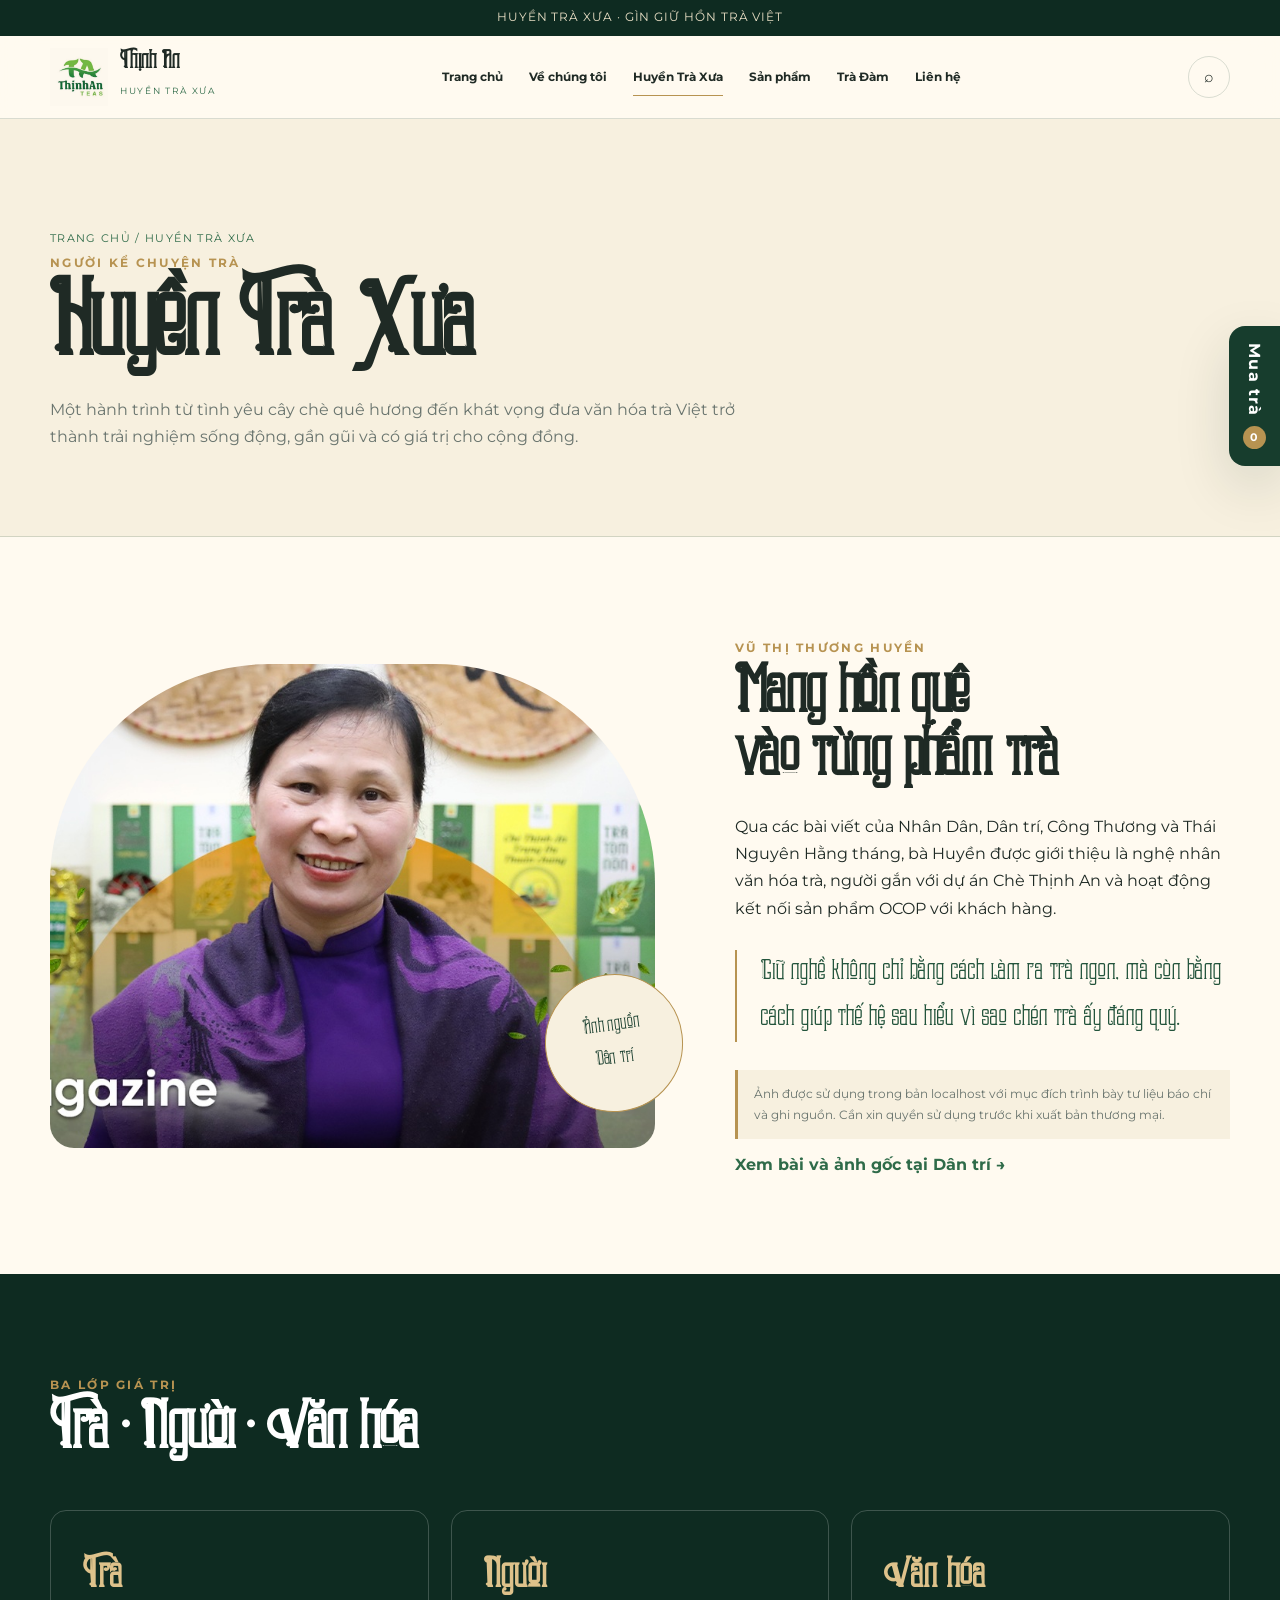
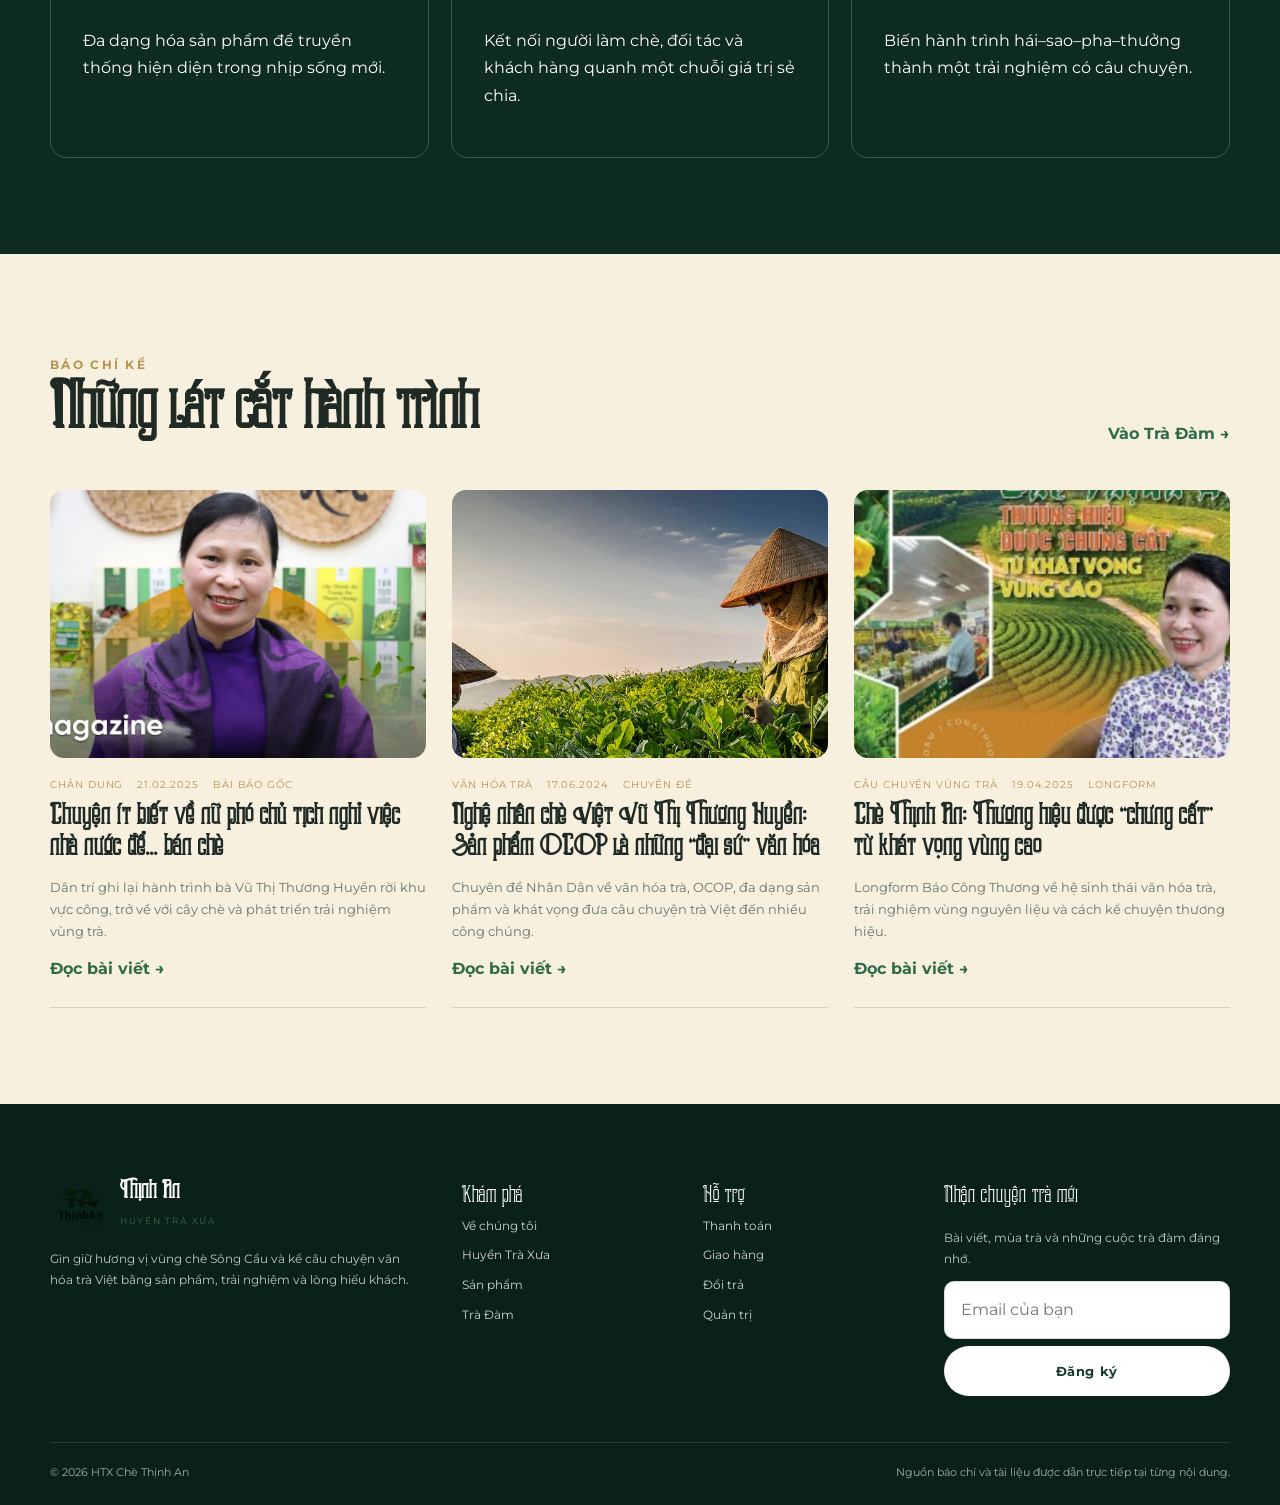
<file: huyen-tra-xua.html>
<!doctype html><html lang="vi"><head><meta charset="utf-8"><meta name="viewport" content="width=device-width,initial-scale=1"><title>Huyền Trà Xưa — người kể chuyện văn hóa trà Việt</title><meta name="description" content="Câu chuyện bà Vũ Thị Thương Huyền và hành trình Huyền Trà Xưa gìn giữ, lan tỏa văn hóa trà Việt."><link rel="stylesheet" href="assets/css/styles.css"></head><body data-page="huyen"><div data-header></div><main><section class="page-hero"><div class="container"><div class="crumb">Trang chủ / Huyền Trà Xưa</div><span class="eyebrow">Người kể chuyện trà</span><h1 class="display">Huyền Trà Xưa</h1><p>Một hành trình từ tình yêu cây chè quê hương đến khát vọng đưa văn hóa trà Việt trở thành trải nghiệm sống động, gần gũi và có giá trị cho cộng đồng.</p></div></section>
<section class="section"><div class="container story-split"><div class="story-image fade-up"><img src="assets/images/press/dantri-huyen-2025.jpg" alt="Bà Vũ Thị Thương Huyền trong bài viết của Dân trí"><div class="story-stamp">Ảnh nguồn<br>Dân trí</div></div><div class="story-copy fade-up"><span class="eyebrow">Vũ Thị Thương Huyền</span><h2 class="display">Mang hồn quê<br>vào từng phẩm trà</h2><p>Qua các bài viết của Nhân Dân, Dân trí, Công Thương và Thái Nguyên Hằng tháng, bà Huyền được giới thiệu là nghệ nhân văn hóa trà, người gắn với dự án Chè Thịnh An và hoạt động kết nối sản phẩm OCOP với khách hàng.</p><blockquote>Giữ nghề không chỉ bằng cách làm ra trà ngon, mà còn bằng cách giúp thế hệ sau hiểu vì sao chén trà ấy đáng quý.</blockquote><p class="notice">Ảnh được sử dụng trong bản localhost với mục đích trình bày tư liệu báo chí và ghi nguồn. Cần xin quyền sử dụng trước khi xuất bản thương mại.</p><a class="link-arrow" target="_blank" rel="noopener" href="https://dantri.com.vn/doi-song/chuyen-it-biet-ve-nu-pho-chu-tich-nghi-viec-nha-nuoc-de-ban-che-20250219150301737.htm">Xem bài và ảnh gốc tại Dân trí →</a></div></div></section>
<section class="section section-dark"><div class="container"><div class="section-head"><div><span class="eyebrow">Ba lớp giá trị</span><h2 class="display">Trà · Người · Văn hóa</h2></div></div><div class="fact-grid"><div class="fact" style="border-color:rgba(255,255,255,.2)"><strong style="color:#dec28b">Trà</strong><p>Đa dạng hóa sản phẩm để truyền thống hiện diện trong nhịp sống mới.</p></div><div class="fact" style="border-color:rgba(255,255,255,.2)"><strong style="color:#dec28b">Người</strong><p>Kết nối người làm chè, đối tác và khách hàng quanh một chuỗi giá trị sẻ chia.</p></div><div class="fact" style="border-color:rgba(255,255,255,.2)"><strong style="color:#dec28b">Văn hóa</strong><p>Biến hành trình hái–sao–pha–thưởng thành một trải nghiệm có câu chuyện.</p></div></div></div></section>
<section class="section section-cream"><div class="container"><div class="section-head"><div><span class="eyebrow">Báo chí kể</span><h2 class="display">Những lát cắt hành trình</h2></div><a class="link-arrow" href="tra-dam.html">Vào Trà Đàm →</a></div><div class="article-grid" data-articles="3"></div></div></section></main><div data-footer></div><script src="assets/js/data.js"></script><script src="assets/js/app.js"></script></body></html>
</file>
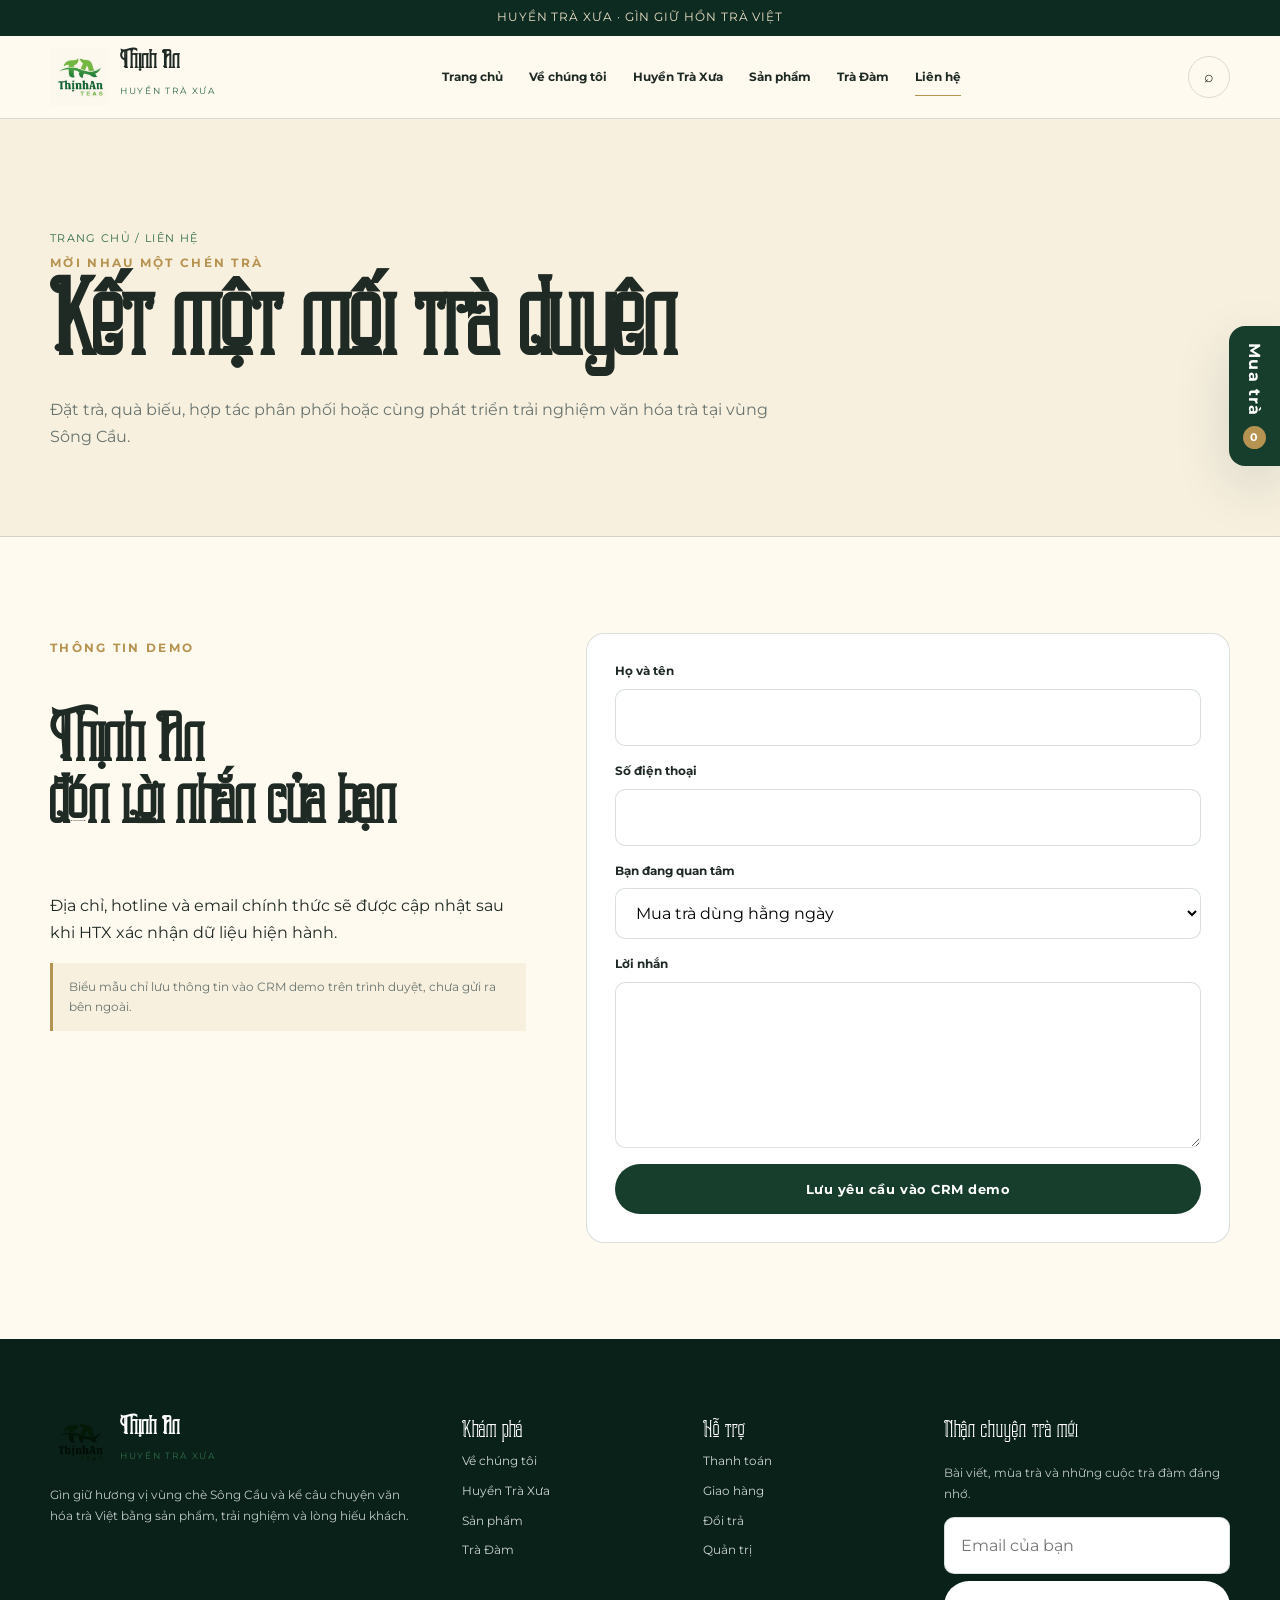
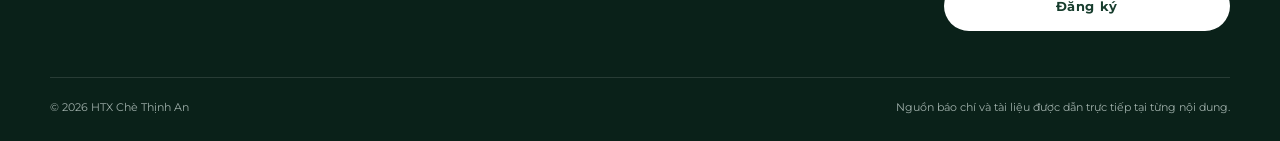
<file: lien-he.html>
<!doctype html><html lang="vi"><head><meta charset="utf-8"><meta name="viewport" content="width=device-width,initial-scale=1"><title>Liên hệ Chè Thịnh An — đặt trà và hợp tác</title><meta name="description" content="Liên hệ Chè Thịnh An để đặt trà, quà tặng, hợp tác phân phối hoặc tìm hiểu trải nghiệm văn hóa trà."><link rel="stylesheet" href="assets/css/styles.css"></head><body data-page="contact"><div data-header></div><main><section class="page-hero"><div class="container"><div class="crumb">Trang chủ / Liên hệ</div><span class="eyebrow">Mời nhau một chén trà</span><h1 class="display">Kết một mối trà duyên</h1><p>Đặt trà, quà biếu, hợp tác phân phối hoặc cùng phát triển trải nghiệm văn hóa trà tại vùng Sông Cầu.</p></div></section><section class="section"><div class="container contact-grid"><div><span class="eyebrow">Thông tin demo</span><h2 class="display" style="font-size:4rem">Thịnh An<br>đón lời nhắn của bạn</h2><p>Địa chỉ, hotline và email chính thức sẽ được cập nhật sau khi HTX xác nhận dữ liệu hiện hành.</p><div class="notice">Biểu mẫu chỉ lưu thông tin vào CRM demo trên trình duyệt, chưa gửi ra bên ngoài.</div></div><form class="form checkout-panel" id="contactForm"><div class="field"><label>Họ và tên</label><input name="name" required></div><div class="field"><label>Số điện thoại</label><input name="phone" required></div><div class="field"><label>Bạn đang quan tâm</label><select name="interest"><option>Mua trà dùng hằng ngày</option><option>Quà biếu</option><option>Đại lý / phân phối</option><option>Trải nghiệm văn hóa trà</option><option>Báo chí / hợp tác nội dung</option></select></div><div class="field"><label>Lời nhắn</label><textarea name="message" rows="5"></textarea></div><button class="btn btn-primary">Lưu yêu cầu vào CRM demo</button></form></div></section></main><div data-footer></div><script src="assets/js/data.js"></script><script src="assets/js/app.js"></script><script>document.getElementById('contactForm').addEventListener('submit',e=>{e.preventDefault();const leads=JSON.parse(localStorage.getItem('thinhAnLeads')||'[]');leads.unshift({...Object.fromEntries(new FormData(e.target)),createdAt:new Date().toLocaleString('vi-VN'),status:'Mới'});localStorage.setItem('thinhAnLeads',JSON.stringify(leads));alert('Đã lưu yêu cầu vào CRM demo.');e.target.reset()})</script></body></html>
</file>
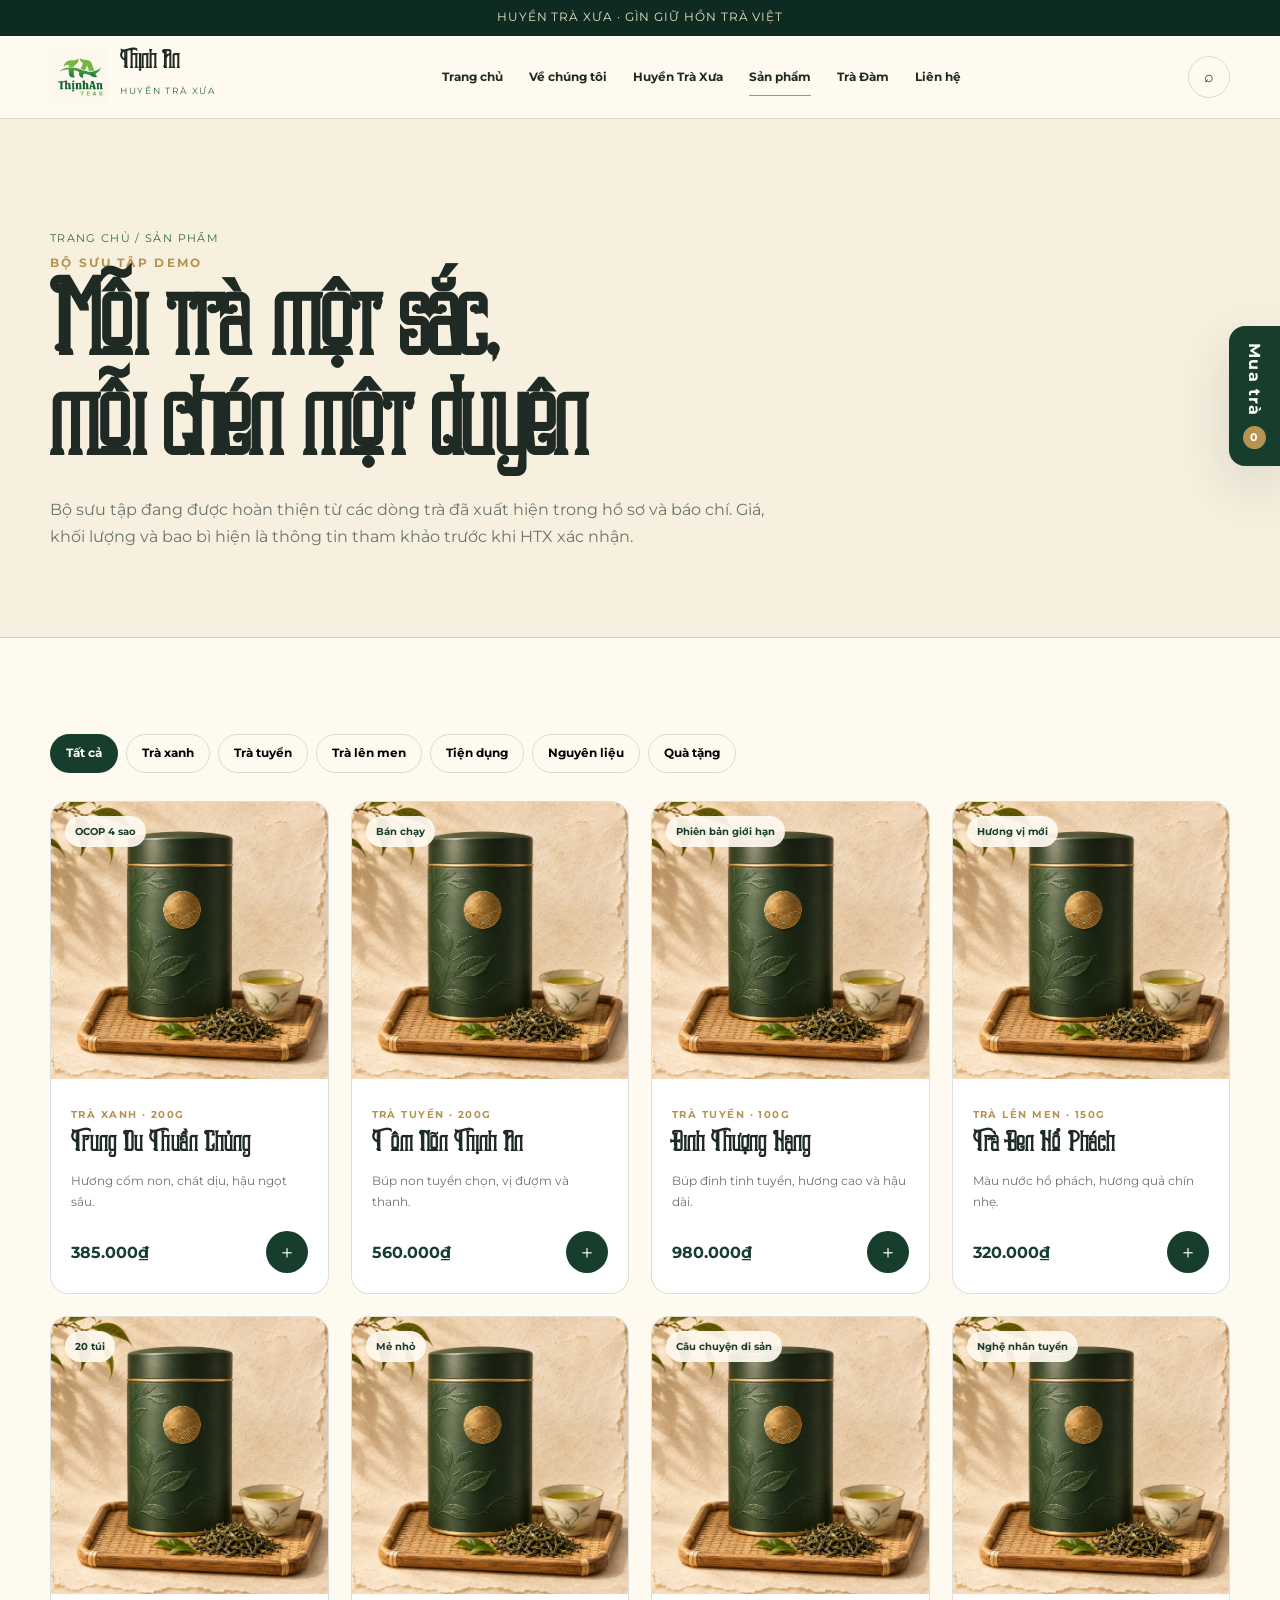
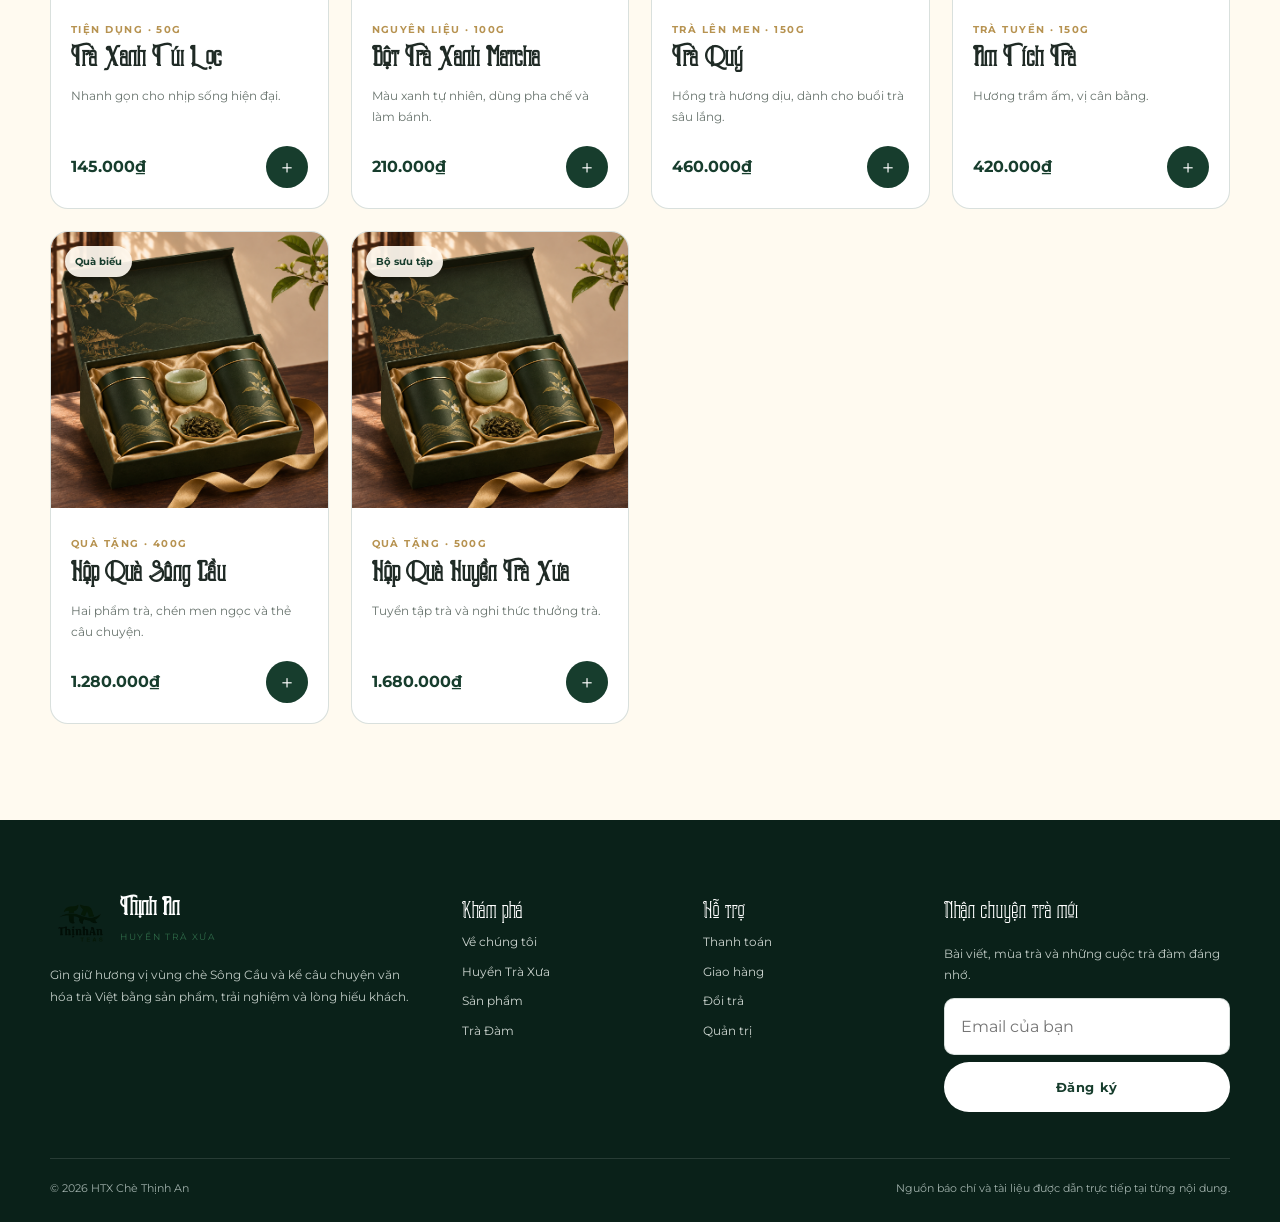
<file: san-pham.html>
<!doctype html><html lang="vi"><head><meta charset="utf-8"><meta name="viewport" content="width=device-width,initial-scale=1"><title>Sản phẩm Chè Thịnh An — trà xanh, trà tuyển và quà tặng</title><meta name="description" content="Bộ sưu tập demo gồm trà xanh, trà tuyển, trà lên men, matcha và hộp quà Chè Thịnh An."><link rel="stylesheet" href="assets/css/styles.css"></head><body data-page="products"><div data-header></div><main><section class="page-hero"><div class="container"><div class="crumb">Trang chủ / Sản phẩm</div><span class="eyebrow">Bộ sưu tập demo</span><h1 class="display">Mỗi trà một sắc,<br>mỗi chén một duyên</h1><p>Giá, bao bì, khối lượng và tồn kho hiện là dữ liệu minh họa để kiểm thử trải nghiệm mua hàng. Sản phẩm thật sẽ được cập nhật từ hồ sơ HTX.</p></div></section><section class="section"><div class="container"><div class="filter-bar"><button class="filter active" data-filter="Tất cả">Tất cả</button><button class="filter" data-filter="Trà xanh">Trà xanh</button><button class="filter" data-filter="Trà tuyển">Trà tuyển</button><button class="filter" data-filter="Trà lên men">Trà lên men</button><button class="filter" data-filter="Tiện dụng">Tiện dụng</button><button class="filter" data-filter="Nguyên liệu">Nguyên liệu</button><button class="filter" data-filter="Quà tặng">Quà tặng</button></div><div class="product-grid" data-products="10"></div></div></section></main><div data-footer></div><script src="assets/js/data.js"></script><script src="assets/js/app.js"></script></body></html>
</file>
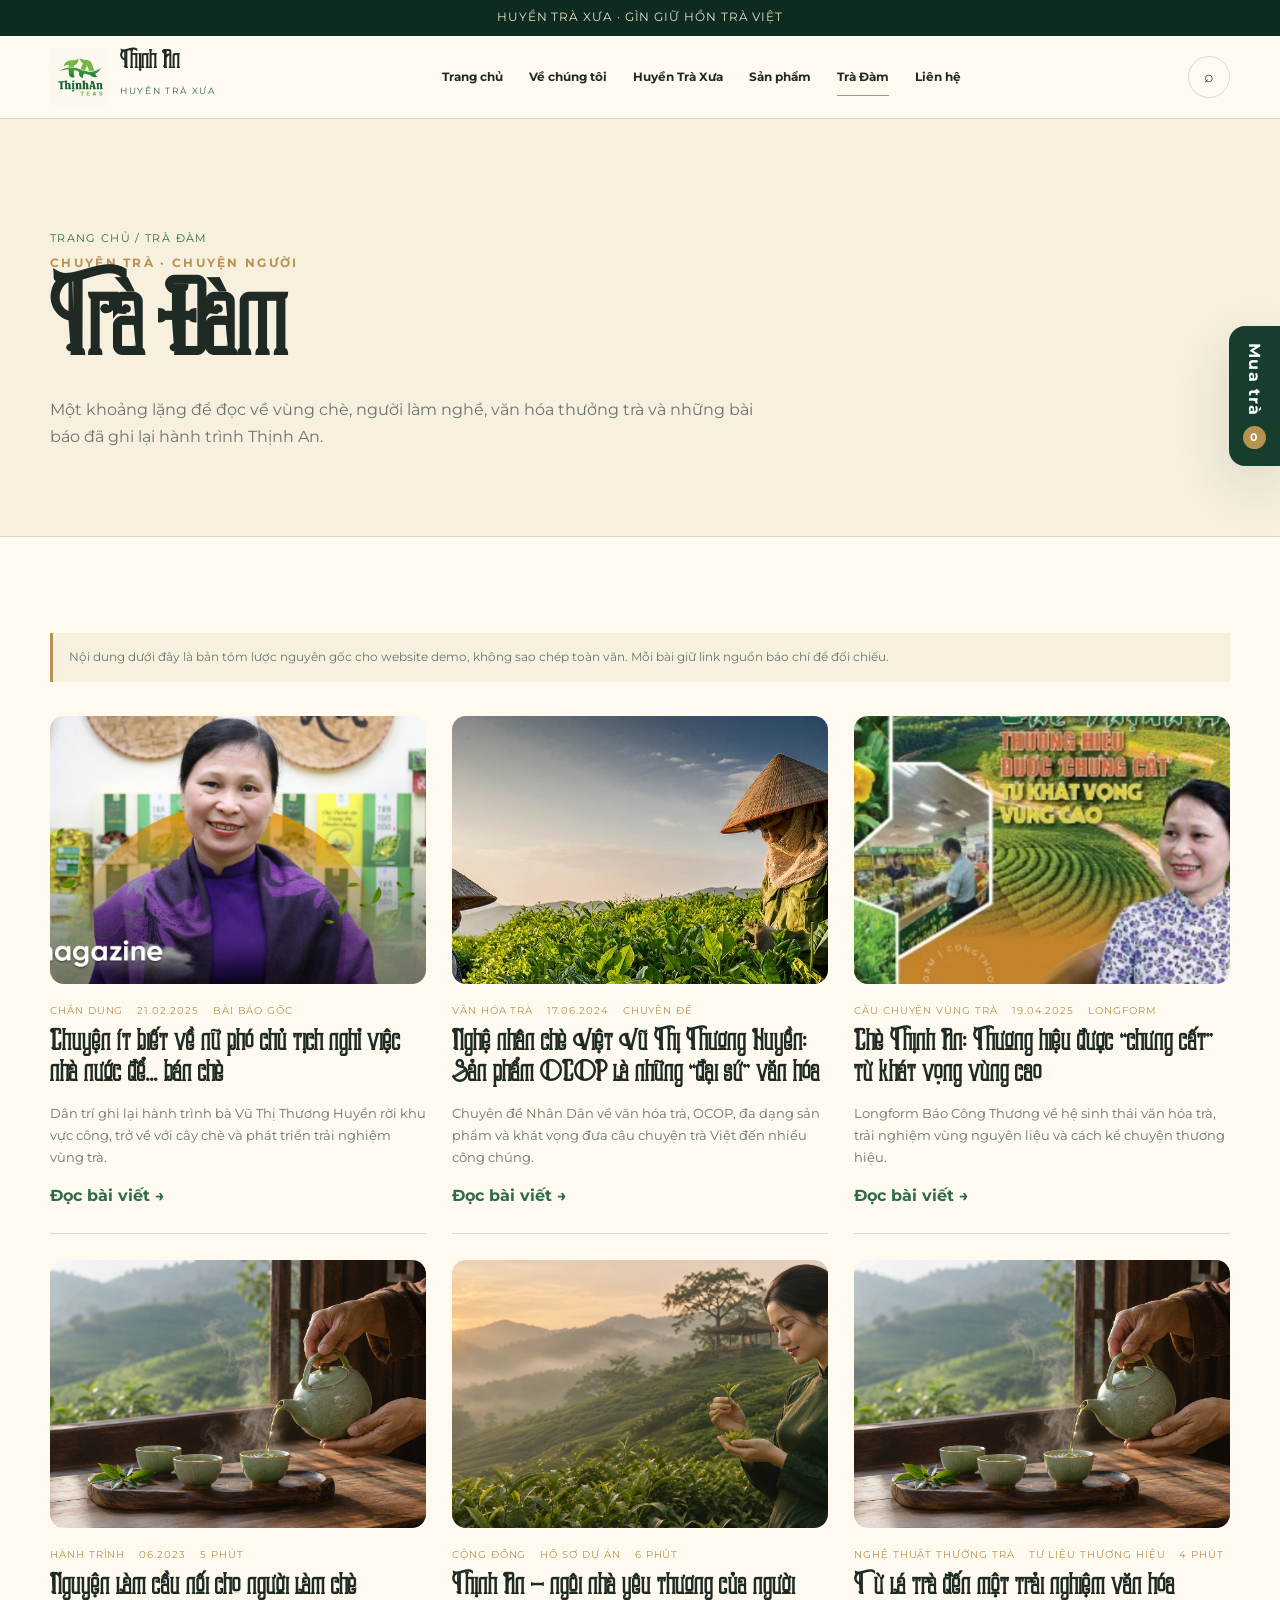
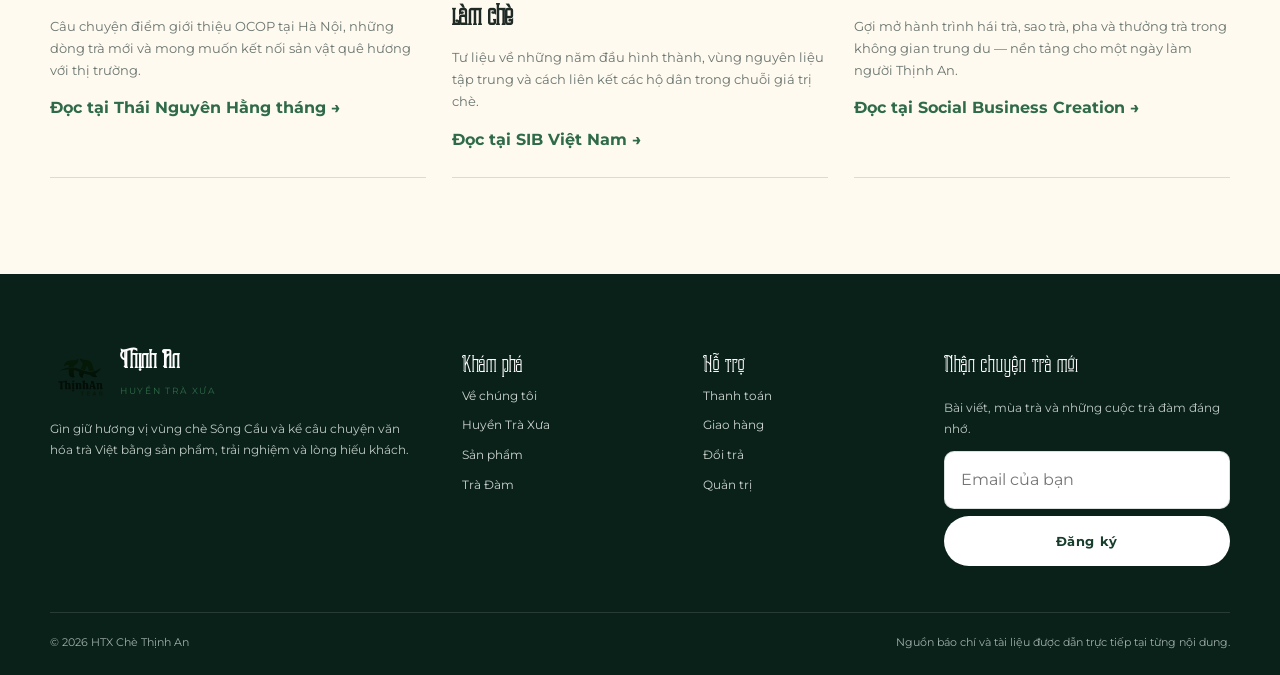
<file: tra-dam.html>
<!doctype html><html lang="vi"><head><meta charset="utf-8"><meta name="viewport" content="width=device-width,initial-scale=1"><title>Trà Đàm — chuyện trà, chuyện người Thịnh An</title><meta name="description" content="Bài viết, báo chí và tư liệu về Chè Thịnh An, Huyền Trà Xưa, văn hóa trà và vùng chè Sông Cầu."><link rel="stylesheet" href="assets/css/styles.css"></head><body data-page="journal"><div data-header></div><main><section class="page-hero"><div class="container"><div class="crumb">Trang chủ / Trà Đàm</div><span class="eyebrow">Chuyện trà · Chuyện người</span><h1 class="display">Trà Đàm</h1><p>Một khoảng lặng để đọc về vùng chè, người làm nghề, văn hóa thưởng trà và những bài báo đã ghi lại hành trình Thịnh An.</p></div></section><section class="section"><div class="container"><div class="notice" style="margin-bottom:34px">Nội dung dưới đây là bản tóm lược nguyên gốc cho website demo, không sao chép toàn văn. Mỗi bài giữ link nguồn báo chí để đối chiếu.</div><div class="article-grid" data-articles="6"></div></div></section></main><div data-footer></div><script src="assets/js/data.js"></script><script src="assets/js/app.js"></script></body></html>
</file>
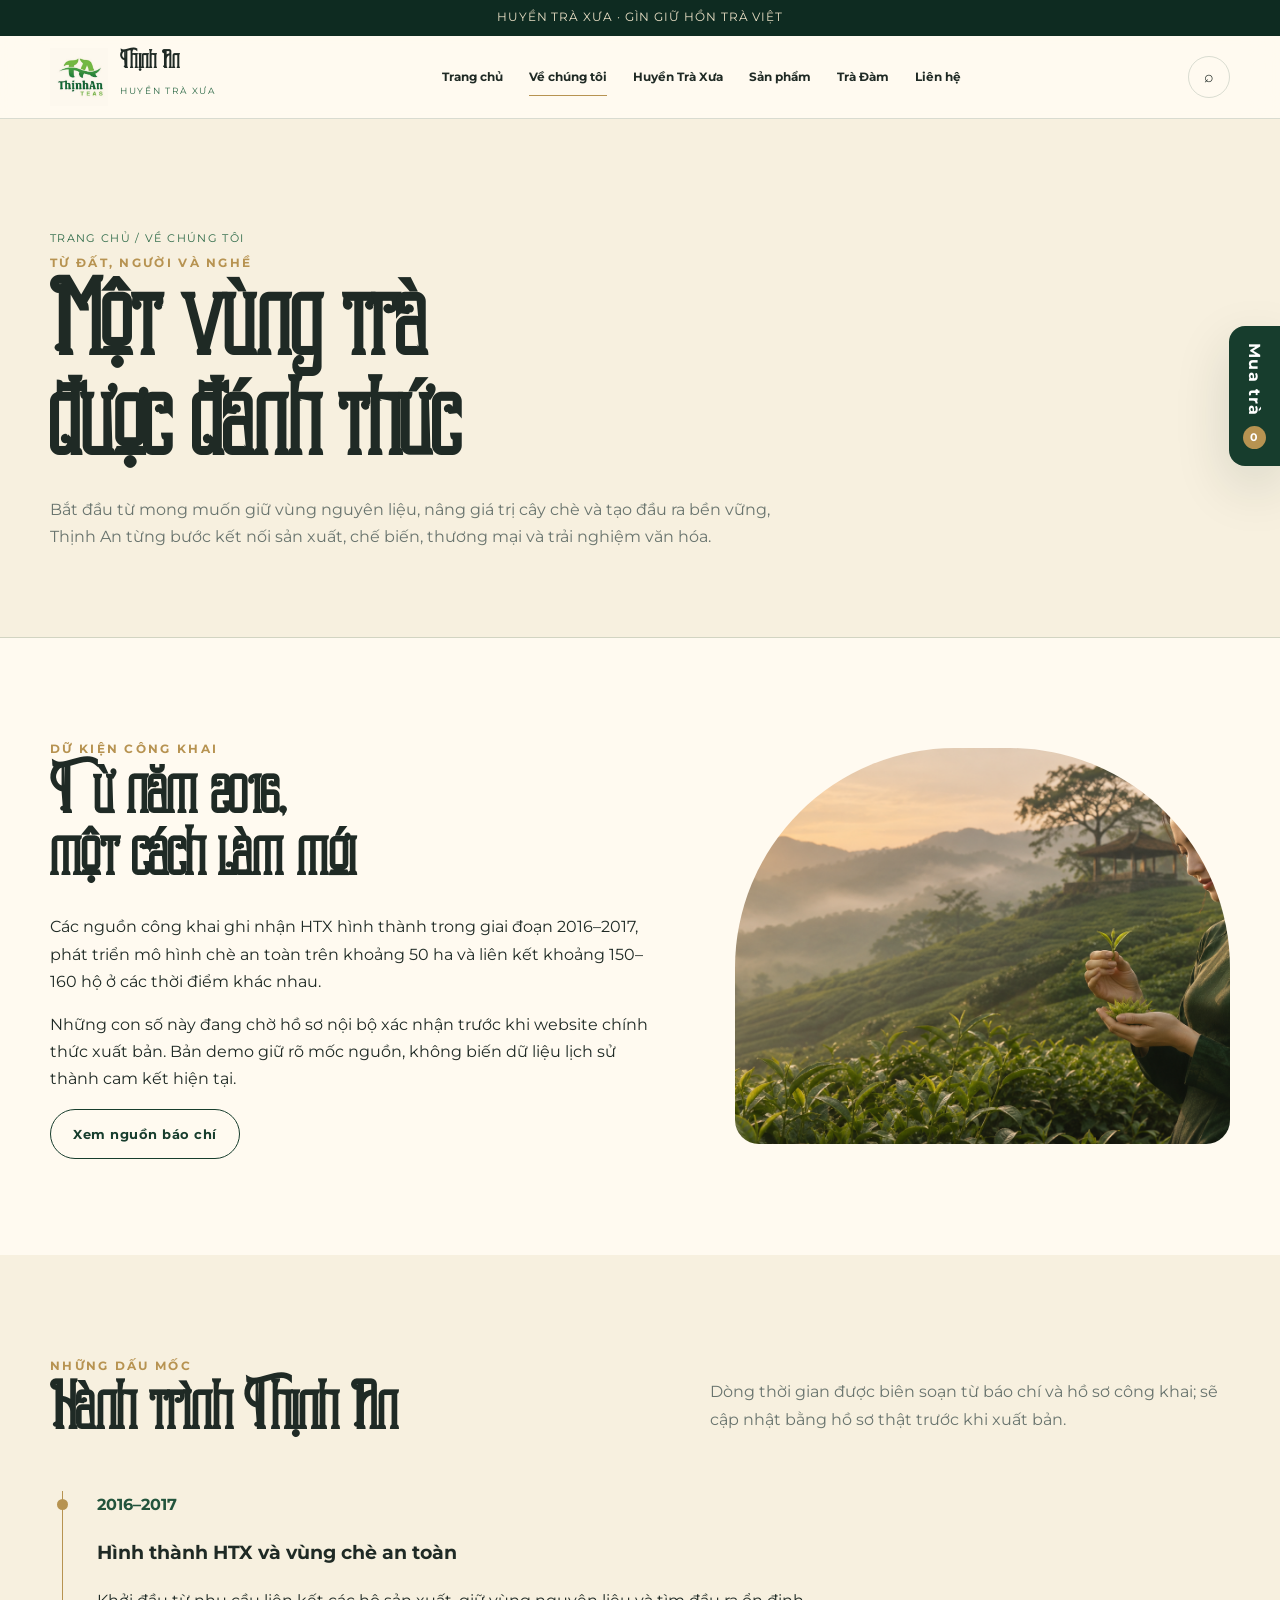
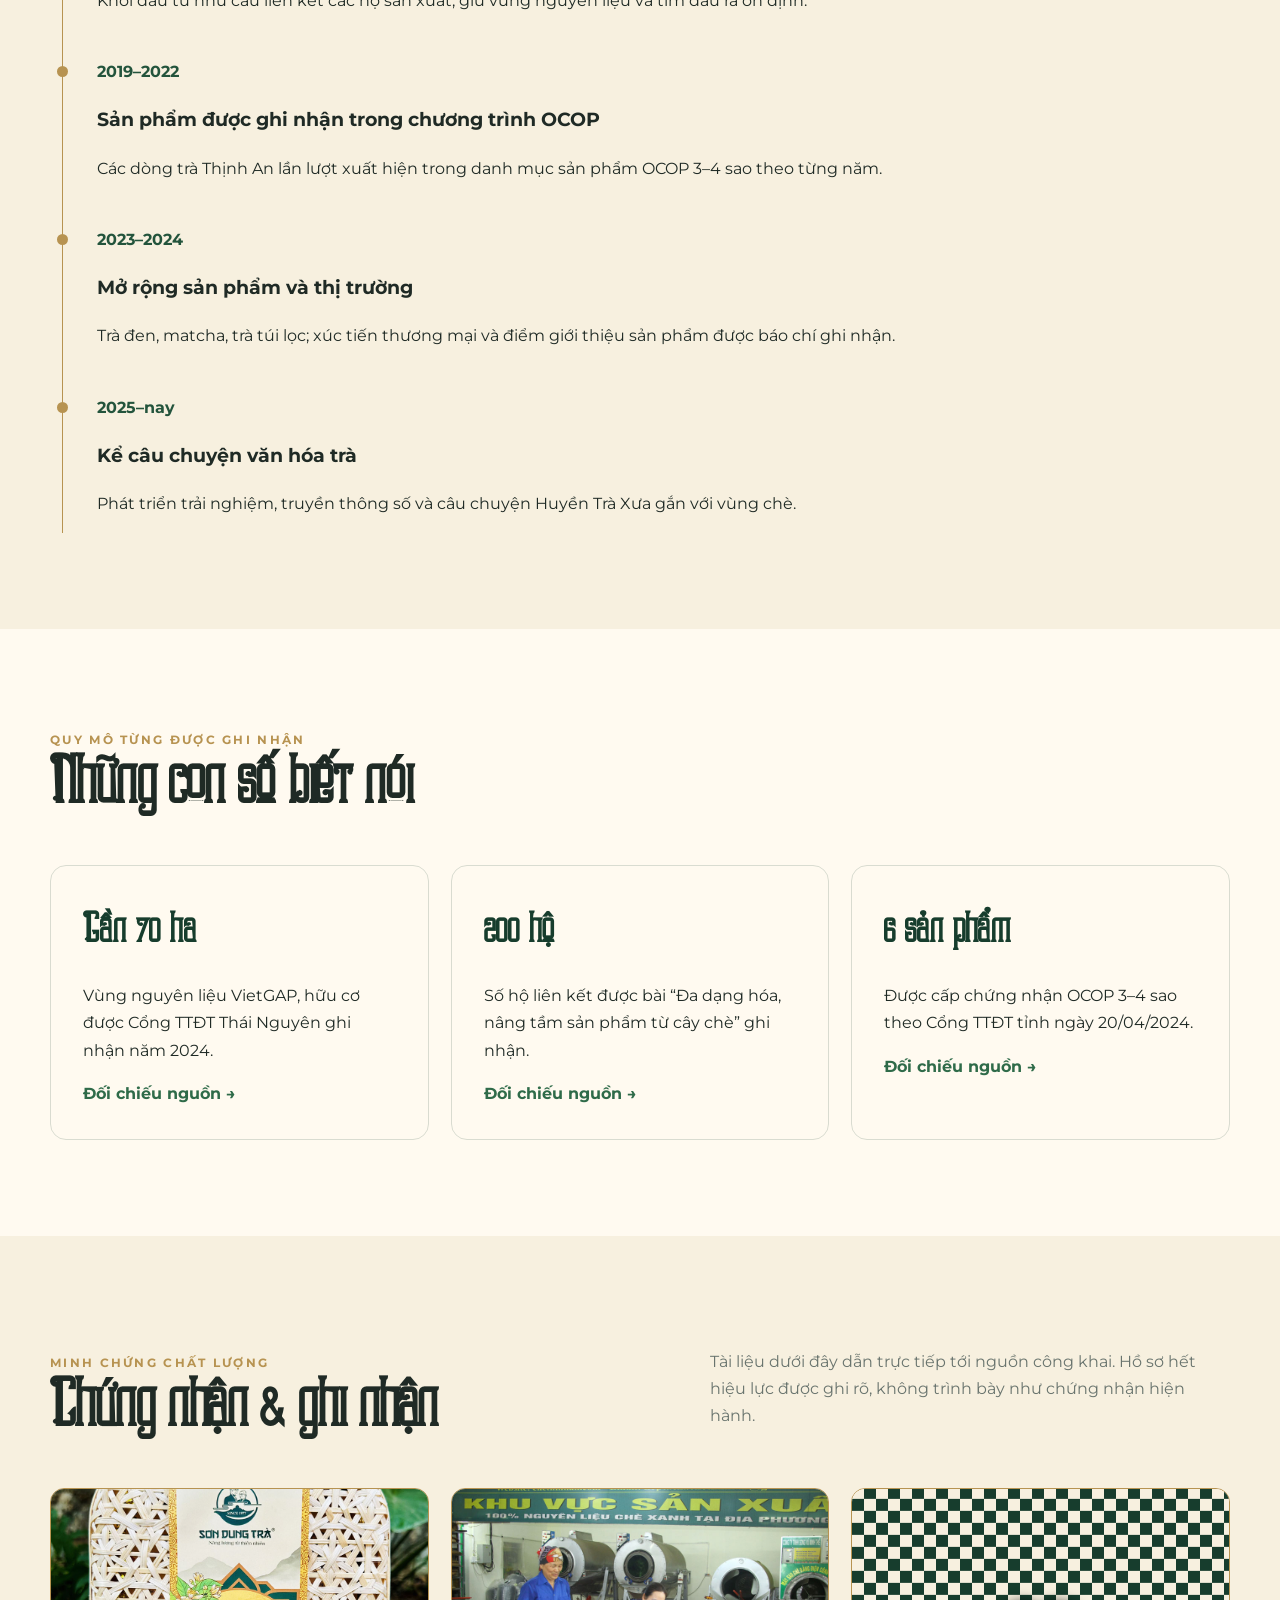
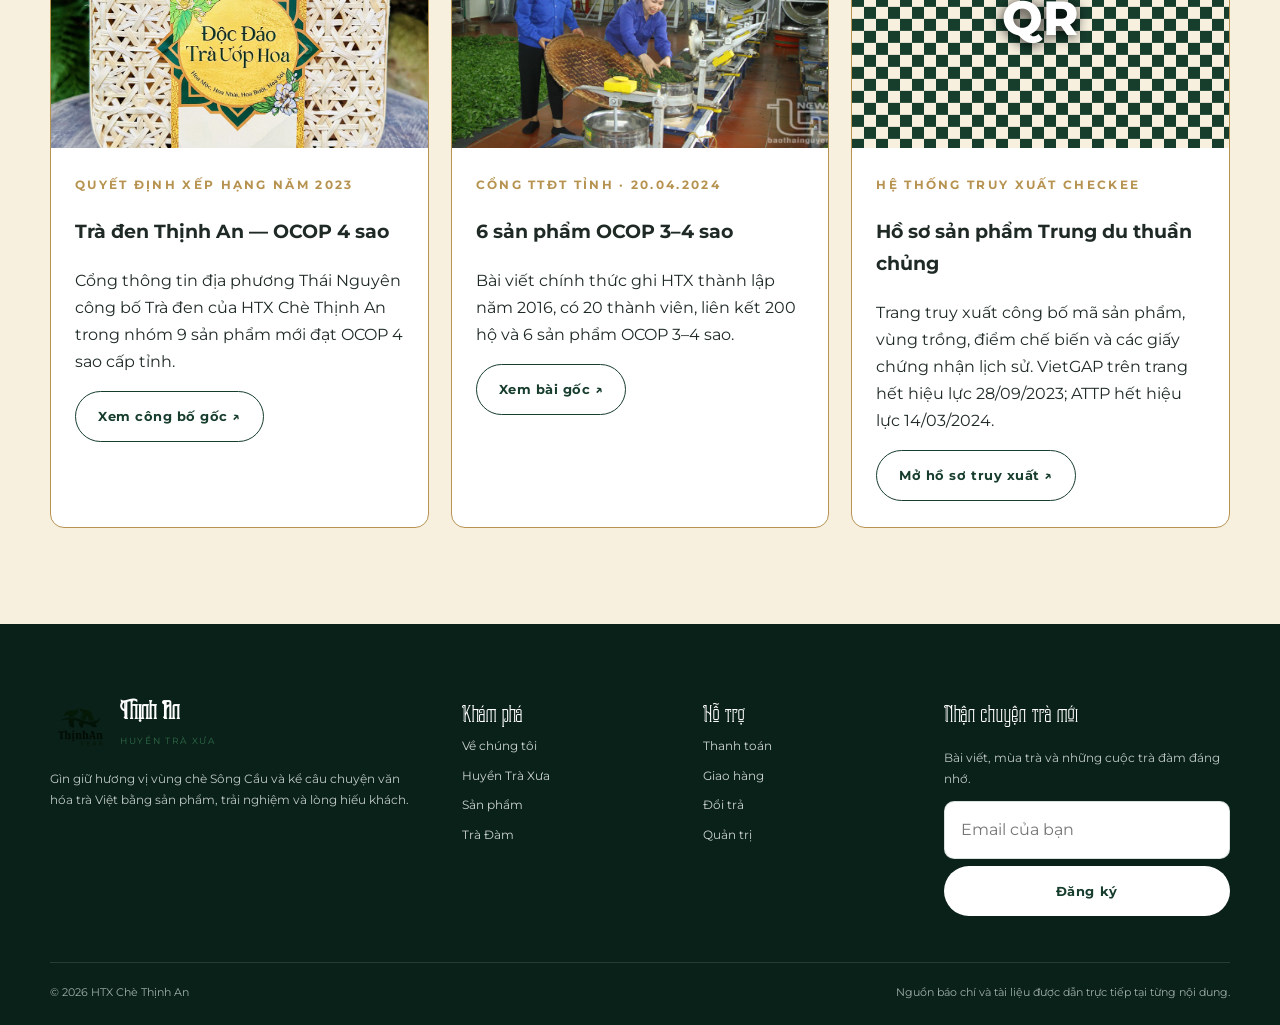
<file: ve-chung-toi.html>
<!doctype html><html lang="vi"><head><meta charset="utf-8"><meta name="viewport" content="width=device-width,initial-scale=1"><title>Về Chè Thịnh An — vùng trà, cộng đồng và chứng nhận</title><meta name="description" content="Tìm hiểu hành trình Chè Thịnh An, vùng nguyên liệu Sông Cầu, phương pháp sản xuất và các minh chứng chất lượng."><link rel="stylesheet" href="assets/css/styles.css"></head><body data-page="about"><div data-header></div><main><section class="page-hero"><div class="container"><div class="crumb">Trang chủ / Về chúng tôi</div><span class="eyebrow">Từ đất, người và nghề</span><h1 class="display">Một vùng trà<br>được đánh thức</h1><p>Bắt đầu từ mong muốn giữ vùng nguyên liệu, nâng giá trị cây chè và tạo đầu ra bền vững, Thịnh An từng bước kết nối sản xuất, chế biến, thương mại và trải nghiệm văn hóa.</p></div></section>
<section class="section"><div class="container story-split"><div class="story-copy fade-up"><span class="eyebrow">Dữ kiện công khai</span><h2 class="display">Từ năm 2016,<br>một cách làm mới</h2><p>Các nguồn công khai ghi nhận HTX hình thành trong giai đoạn 2016–2017, phát triển mô hình chè an toàn trên khoảng 50 ha và liên kết khoảng 150–160 hộ ở các thời điểm khác nhau.</p><p>Những con số này đang chờ hồ sơ nội bộ xác nhận trước khi website chính thức xuất bản. Bản demo giữ rõ mốc nguồn, không biến dữ liệu lịch sử thành cam kết hiện tại.</p><a class="btn btn-outline" href="tra-dam.html">Xem nguồn báo chí</a></div><div class="story-image fade-up"><img src="assets/images/hero-thinh-an.png" alt="Vùng chè Thịnh An"></div></div></section>
<section class="section section-cream"><div class="container"><div class="section-head"><div><span class="eyebrow">Những dấu mốc</span><h2 class="display">Hành trình Thịnh An</h2></div><p>Dòng thời gian được biên soạn từ báo chí và hồ sơ công khai; sẽ cập nhật bằng hồ sơ thật trước khi xuất bản.</p></div><div class="timeline"><div class="timeline-item"><b>2016–2017</b><h3>Hình thành HTX và vùng chè an toàn</h3><p>Khởi đầu từ nhu cầu liên kết các hộ sản xuất, giữ vùng nguyên liệu và tìm đầu ra ổn định.</p></div><div class="timeline-item"><b>2019–2022</b><h3>Sản phẩm được ghi nhận trong chương trình OCOP</h3><p>Các dòng trà Thịnh An lần lượt xuất hiện trong danh mục sản phẩm OCOP 3–4 sao theo từng năm.</p></div><div class="timeline-item"><b>2023–2024</b><h3>Mở rộng sản phẩm và thị trường</h3><p>Trà đen, matcha, trà túi lọc; xúc tiến thương mại và điểm giới thiệu sản phẩm được báo chí ghi nhận.</p></div><div class="timeline-item"><b>2025–nay</b><h3>Kể câu chuyện văn hóa trà</h3><p>Phát triển trải nghiệm, truyền thông số và câu chuyện Huyền Trà Xưa gắn với vùng chè.</p></div></div></div></section>
<section class="section"><div class="container"><div class="section-head"><div><span class="eyebrow">Quy mô từng được ghi nhận</span><h2 class="display">Những con số biết nói</h2></div></div><div class="fact-grid"><div class="fact"><strong>50 ha</strong><p>Quy mô vùng nguyên liệu được nhiều nguồn ghi nhận theo các mốc lịch sử.</p></div><div class="fact"><strong>150+</strong><p>Hộ dân tham gia/liên kết theo các bài báo ở từng thời điểm.</p></div><div class="fact"><strong>6</strong><p>Sản phẩm OCOP 3–4 sao được báo chí ghi nhận vào năm 2024.</p></div></div></div></section>
<section class="section section-cream"><div class="container"><div class="section-head"><div><span class="eyebrow">Minh chứng chất lượng</span><h2 class="display">Chứng nhận & ghi nhận</h2></div><p>Khung demo — cần thay bằng bản scan còn hiệu lực và số quyết định chính thức.</p></div><div class="certificate-grid"><div class="certificate"><div class="seal">✦</div><h3>OCOP 3–4 sao</h3><p>Các sản phẩm Chè Thịnh An từng được ghi nhận trong chương trình OCOP của tỉnh.</p><small>BẢN SCAN ĐANG CHỜ CẬP NHẬT</small></div><div class="certificate"><div class="seal">◉</div><h3>Vùng sản xuất an toàn</h3><p>Nguồn báo chí đề cập VietGAP, hữu cơ/theo hướng hữu cơ và mã vùng trồng.</p><small>HỒ SƠ HIỆU LỰC ĐANG CHỜ XÁC NHẬN</small></div><div class="certificate"><div class="seal">❖</div><h3>Truy xuất nguồn gốc</h3><p>Sản phẩm từng được công bố trên hệ thống truy xuất Checkee và iCheck.</p><small>THÔNG TIN DEMO TỪ NGUỒN CÔNG KHAI</small></div></div></div></section></main><div data-footer></div><script src="assets/js/data.js"></script><script src="assets/js/app.js"></script></body></html>
</file>
<file: assets/css/styles.css>
@import url('https://fonts.googleapis.com/css2?family=Montserrat:wght@400;500;600;700&display=swap');

@font-face{
  font-family:'MTD Briliants Typeface';
  src:url('../fonts/MTD-Briliants-Typeface.otf') format('opentype');
  font-weight:400;
  font-style:normal;
  font-display:swap;
}

:root{--green-950:#0e2b21;--green-900:#173d2d;--green-800:#23543c;--green-700:#2f6b49;--leaf:#6e934d;--cream:#f7f0df;--paper:#fffaf0;--gold:#b79351;--brown:#5c3c27;--ink:#1f2a25;--muted:#69746e;--line:rgba(23,61,45,.16);--shadow:0 20px 55px rgba(14,43,33,.14);--display:'MTD Briliants Typeface','Cormorant Garamond',serif;--body:'Montserrat',Arial,sans-serif}
*{box-sizing:border-box}html{scroll-behavior:smooth}body{margin:0;background:var(--paper);color:var(--ink);font-family:var(--body);line-height:1.7}body.no-scroll{overflow:hidden}img{max-width:100%;display:block}a{color:inherit;text-decoration:none}button,input,select,textarea{font:inherit}button{cursor:pointer}.container{width:min(1180px,calc(100% - 40px));margin:auto}.eyebrow{font-size:.72rem;letter-spacing:.2em;text-transform:uppercase;color:var(--gold);font-weight:700}.display{font-family:var(--display);font-weight:600;line-height:.98;letter-spacing:-.025em}.section{padding:96px 0}.section-cream{background:var(--cream)}.section-dark{background:var(--green-950);color:#fff}.section-head{display:flex;align-items:end;justify-content:space-between;gap:32px;margin-bottom:42px}.section-head h2{font-size:clamp(2.4rem,5vw,4.6rem);margin:.25rem 0}.section-head p{max-width:520px;color:var(--muted)}.section-dark .section-head p{color:#cbd6cf}.btn{display:inline-flex;align-items:center;justify-content:center;gap:10px;border:1px solid transparent;border-radius:100px;padding:13px 22px;font-weight:700;font-size:.82rem;letter-spacing:.04em;transition:.25s}.btn-primary{background:var(--green-900);color:#fff}.btn-primary:hover{background:var(--green-700);transform:translateY(-2px)}.btn-outline{border-color:var(--green-900);color:var(--green-900);background:transparent}.btn-light{background:#fff;color:var(--green-900)}.link-arrow{font-weight:700;color:var(--green-700)}
.topbar{background:var(--green-950);color:#e9dfc5;text-align:center;font-size:.72rem;letter-spacing:.08em;padding:8px}.site-header{position:sticky;top:0;z-index:40;background:rgba(255,250,240,.94);backdrop-filter:blur(16px);border-bottom:1px solid var(--line)}.nav{height:82px;display:flex;align-items:center;justify-content:space-between;gap:30px}.brand{display:flex;align-items:center;gap:12px}.brand img{width:58px;height:58px;object-fit:cover;mix-blend-mode:multiply}.brand-copy strong{display:block;font-family:var(--display);font-size:1.45rem;line-height:1}.brand-copy span{font-size:.58rem;letter-spacing:.18em;color:var(--green-700)}.nav-links{display:flex;align-items:center;gap:26px;font-size:.78rem;font-weight:700}.nav-links a{position:relative}.nav-links a:after{content:'';position:absolute;left:0;right:100%;bottom:-9px;height:1px;background:var(--gold);transition:.25s}.nav-links a:hover:after,.nav-links a.active:after{right:0}.nav-actions{display:flex;gap:10px}.icon-btn{width:42px;height:42px;border:1px solid var(--line);background:transparent;border-radius:50%;display:grid;place-items:center}.menu-btn{display:none}
.hero{min-height:calc(100vh - 118px);position:relative;display:flex;align-items:center;overflow:hidden;background:var(--green-950)}.hero-motion{position:absolute;inset:0}.hero-bg{position:absolute;inset:0;width:100%;height:100%;object-fit:cover}.hero-bg-primary{animation:harvestZoom 18.4s linear infinite}.hero-bg-secondary{opacity:0;animation:fieldsZoom 18.4s linear infinite}.hero:after{content:'';position:absolute;inset:0;background:linear-gradient(90deg,rgba(8,29,21,.25),rgba(8,29,21,.48) 50%,rgba(8,29,21,.2)),linear-gradient(0deg,rgba(8,29,21,.3),transparent 65%)}.hero-pause{position:absolute;z-index:3;right:24px;bottom:24px;min-height:44px;padding:10px 16px;border:1px solid #ffffff80;border-radius:24px;background:#0e2b21cc;color:#fff;font-size:12px}.hero-pause:focus-visible{outline:2px solid #fff;outline-offset:4px}.hero.is-paused .hero-bg{animation-play-state:paused}.hero-pause[hidden]{display:none}
@keyframes harvestZoom{0%{transform:scale(1.08)}43.478%,50%{transform:scale(1)}50.01%,100%{transform:scale(1.08)}}
@keyframes fieldsZoom{0%,43.478%{opacity:0;transform:scale(1.08)}50%{opacity:1;transform:scale(1.07)}93.478%{opacity:1;transform:scale(1)}100%{opacity:0;transform:scale(1)}}
.hero-content{position:relative;z-index:2;color:#fff;width:min(850px,88%);padding:80px 0;margin:auto;text-align:center}.hero h1{font-size:clamp(4.6rem,10vw,9.5rem);margin:.1rem 0 .7rem;text-shadow:0 5px 30px rgba(0,0,0,.24)}.hero p{font-size:1.02rem;max-width:680px;color:#f0eee5;margin-inline:auto}.hero-actions{display:flex;justify-content:center;gap:12px;margin-top:30px;flex-wrap:wrap}.hero-note{display:flex;justify-content:center;gap:26px;margin-top:50px;font-size:.68rem;text-transform:uppercase;letter-spacing:.13em;color:#e1d4b9}.hero-note span:before{content:'✦';color:var(--gold);margin-right:8px}.promise-grid{display:grid;grid-template-columns:repeat(4,1fr);border:1px solid var(--line)}.promise{padding:30px;border-right:1px solid var(--line)}.promise:last-child{border:0}.promise b{display:block;font-family:var(--display);font-size:1.6rem;color:var(--green-900)}.promise p{font-size:.82rem;color:var(--muted);margin:.4rem 0 0}.story-split{display:grid;grid-template-columns:1.1fr .9fr;gap:80px;align-items:center}.story-image{position:relative}.story-image img{width:100%;aspect-ratio:1.25;object-fit:cover;border-radius:220px 220px 24px 24px}.story-stamp{position:absolute;right:-28px;bottom:36px;width:138px;height:138px;border-radius:50%;background:var(--cream);border:1px solid var(--gold);display:grid;place-items:center;text-align:center;font-family:var(--display);font-size:1.2rem;color:var(--green-900);transform:rotate(-7deg)}.story-copy h2{font-size:clamp(3rem,5vw,5.4rem);margin:.3rem 0 1.4rem}.story-copy blockquote{font-family:var(--display);font-size:1.7rem;color:var(--green-800);border-left:2px solid var(--gold);margin:28px 0;padding-left:24px}
.product-grid{display:grid;grid-template-columns:repeat(4,1fr);gap:22px}.product-card{background:#fff;border:1px solid var(--line);border-radius:18px;overflow:hidden;transition:.3s;position:relative}.product-card:hover{transform:translateY(-6px);box-shadow:var(--shadow)}.product-media{aspect-ratio:1;background:var(--cream);overflow:hidden}.product-media img{width:100%;height:100%;object-fit:cover;transition:.5s}.product-card:hover .product-media img{transform:scale(1.035)}.badge{position:absolute;top:14px;left:14px;background:rgba(255,250,240,.92);padding:7px 10px;border-radius:100px;font-size:.62rem;font-weight:700;color:var(--green-900)}.product-body{padding:20px}.product-category{font-size:.65rem;letter-spacing:.14em;text-transform:uppercase;color:var(--gold);font-weight:700}.product-title{font-family:var(--display);font-size:1.65rem;margin:.25rem 0 .2rem;line-height:1.1}.product-note{font-size:.76rem;color:var(--muted);min-height:42px}.price-row{display:flex;justify-content:space-between;align-items:center;margin-top:18px}.price{font-weight:700;color:var(--green-900)}.add-btn{width:42px;height:42px;border:0;border-radius:50%;background:var(--green-900);color:#fff;font-size:1.1rem}.filter-bar{display:flex;gap:8px;flex-wrap:wrap;margin-bottom:28px}.filter{border:1px solid var(--line);background:transparent;border-radius:100px;padding:9px 15px;font-size:.72rem;font-weight:700}.filter.active{background:var(--green-900);color:#fff}
.ritual{display:grid;grid-template-columns:1fr 1fr;min-height:610px}.ritual-image img{width:100%;height:100%;object-fit:cover}.ritual-copy{padding:90px;display:flex;flex-direction:column;justify-content:center}.ritual-copy h2{font-size:clamp(3rem,5.5vw,6rem);margin:.2rem 0 1.3rem}.steps{display:grid;gap:18px;margin:30px 0}.step{display:grid;grid-template-columns:44px 1fr;gap:16px}.step span{width:42px;height:42px;border:1px solid rgba(255,255,255,.25);border-radius:50%;display:grid;place-items:center;font-family:var(--display);font-size:1.25rem}.step b{display:block}.step small{color:#cbd6cf}
.article-grid{display:grid;grid-template-columns:repeat(3,1fr);gap:26px}.article-card{border-bottom:1px solid var(--line);padding-bottom:24px}.article-card img{width:100%;aspect-ratio:1.4;object-fit:cover;border-radius:14px}.article-meta{display:flex;gap:14px;color:var(--gold);font-size:.65rem;text-transform:uppercase;letter-spacing:.09em;margin-top:18px}.article-card h3{font-family:var(--display);font-size:1.75rem;line-height:1.12;margin:.5rem 0}.article-card p{font-size:.8rem;color:var(--muted)}
.article-layout{display:grid;grid-template-columns:minmax(0,760px) 260px;gap:70px;align-items:start}.article-content{font-size:1rem}.article-content h2{font-family:var(--display);font-size:2.6rem;line-height:1.05;color:var(--green-900);margin-top:2.2rem}.article-content p{margin:1.2rem 0}.article-content blockquote{font-family:var(--display);font-size:1.8rem;color:var(--green-800);border-left:2px solid var(--gold);margin:2rem 0;padding-left:24px}.article-cover{width:100%;aspect-ratio:1.8;object-fit:cover;border-radius:18px;margin:30px 0}.article-side{position:sticky;top:120px;border-top:1px solid var(--gold);padding-top:20px}.article-side p{font-size:.76rem;color:var(--muted)}
.page-hero{padding:110px 0 70px;background:var(--cream);border-bottom:1px solid var(--line)}.page-hero h1{font-size:clamp(4rem,8vw,7.5rem);margin:.3rem 0}.page-hero p{max-width:720px;color:var(--muted)}.crumb{font-size:.7rem;text-transform:uppercase;letter-spacing:.12em;color:var(--green-700)}.fact-grid{display:grid;grid-template-columns:repeat(3,1fr);gap:22px}.fact{padding:32px;border:1px solid var(--line);border-radius:16px}.fact strong{display:block;font-family:var(--display);font-size:2.5rem;color:var(--green-900)}.certificate-grid{display:grid;grid-template-columns:repeat(3,1fr);gap:22px}.certificate{background:#fff;border:1px dashed var(--gold);padding:26px;border-radius:14px}.certificate .seal{font-size:2rem;color:var(--gold)}.certificate small{color:#a46c52}.timeline{border-left:1px solid var(--gold);margin-left:12px;padding-left:34px;display:grid;gap:28px}.timeline-item{position:relative}.timeline-item:before{content:'';position:absolute;width:11px;height:11px;border-radius:50%;background:var(--gold);left:-40px;top:8px}.timeline-item b{color:var(--green-800)}
.evidence-card{border-style:solid;padding:0 0 26px;overflow:hidden}.evidence-card img{width:100%;aspect-ratio:1.45;object-fit:cover;margin-bottom:22px}.evidence-card h3,.evidence-card p,.evidence-card .eyebrow,.evidence-card .btn{margin-left:24px;margin-right:24px}.trace-seal{width:100%;aspect-ratio:1.45;display:grid;place-items:center;background:repeating-conic-gradient(var(--green-900) 0 25%,var(--cream) 0 50%) 0/24px 24px;color:#fff;font-size:3rem;font-weight:800;text-shadow:0 2px 14px #000;margin-bottom:22px}
.contact-grid{display:grid;grid-template-columns:.85fr 1.15fr;gap:60px}.form{display:grid;gap:16px}.field{display:grid;gap:7px}.field label{font-size:.72rem;font-weight:700}.field input,.field select,.field textarea{width:100%;border:1px solid var(--line);background:#fff;padding:14px 16px;border-radius:10px;outline:none}.field input:focus,.field select:focus,.field textarea:focus{border-color:var(--green-700)}.notice{padding:14px 16px;background:var(--cream);border-left:3px solid var(--gold);font-size:.75rem;color:var(--muted)}
.shop-tab{position:fixed;z-index:55;right:0;top:44%;transform:translateY(-50%);background:var(--green-900);color:#fff;border:0;border-radius:16px 0 0 16px;padding:17px 12px;writing-mode:vertical-rl;display:flex;align-items:center;gap:10px;box-shadow:var(--shadow);font-weight:700;letter-spacing:.08em}.cart-count{background:var(--gold);color:#fff;width:23px;height:23px;border-radius:50%;display:grid;place-items:center;writing-mode:horizontal-tb;font-size:.7rem}.overlay{position:fixed;inset:0;background:rgba(5,20,14,.55);z-index:70;opacity:0;pointer-events:none;transition:.25s}.overlay.open{opacity:1;pointer-events:auto}.drawer{position:fixed;right:0;top:0;bottom:0;width:min(460px,92vw);background:var(--paper);z-index:80;transform:translateX(100%);transition:.35s;display:flex;flex-direction:column}.drawer.open{transform:none}.drawer-head,.drawer-foot{padding:22px;border-bottom:1px solid var(--line)}.drawer-head{display:flex;justify-content:space-between;align-items:center}.drawer-head h2{font-family:var(--display);font-size:2rem;margin:0}.drawer-body{padding:18px;overflow:auto;flex:1}.cart-item{display:grid;grid-template-columns:72px 1fr auto;gap:13px;padding:12px 0;border-bottom:1px solid var(--line)}.cart-item img{width:72px;height:72px;object-fit:cover;border-radius:10px}.cart-item b{font-family:var(--display);font-size:1.1rem}.qty{display:flex;gap:8px;align-items:center;margin-top:8px}.qty button{border:1px solid var(--line);background:#fff;border-radius:50%;width:25px;height:25px}.drawer-foot{border-top:1px solid var(--line);border-bottom:0}.total-row{display:flex;justify-content:space-between;font-weight:700;margin-bottom:14px}.mobile-popup{position:fixed;inset:auto 16px 18px;z-index:90;background:var(--green-950);color:#fff;border-radius:18px;padding:24px;display:none;box-shadow:var(--shadow)}.mobile-popup h3{font-family:var(--display);font-size:2rem;margin:0}.mobile-popup p{font-size:.78rem;color:#cbd6cf}.popup-close{position:absolute;right:12px;top:10px;background:transparent;border:0;color:#fff;font-size:1.2rem}
.checkout-grid{display:grid;grid-template-columns:1.1fr .9fr;gap:42px}.checkout-panel{border:1px solid var(--line);border-radius:18px;padding:28px;background:#fff}.checkout-panel h2{font-family:var(--display);font-size:2rem}.radio-card{border:1px solid var(--line);border-radius:12px;padding:16px;margin:10px 0}.qr-demo{width:180px;height:180px;margin:18px auto;background:repeating-conic-gradient(#173d2d 0 25%,#fff 0 50%) 0/18px 18px;border:12px solid #fff;outline:1px solid var(--line);position:relative}.qr-demo:after{content:'DEMO';position:absolute;inset:58px 30px;background:#fff;display:grid;place-items:center;font-weight:800;color:var(--green-900)}
.admin-shell{display:grid;grid-template-columns:240px 1fr;min-height:100vh;background:#f2f3ef}.admin-side{background:var(--green-950);color:#fff;padding:28px 20px;position:sticky;top:0;height:100vh}.admin-side h1{font-family:var(--display);font-size:2rem}.admin-side nav{display:grid;gap:8px;margin-top:35px}.admin-side button{color:#cbd6cf;background:transparent;border:0;text-align:left;padding:12px;border-radius:8px}.admin-side button.active{background:rgba(255,255,255,.1);color:#fff}.admin-main{padding:38px}.metric-grid{display:grid;grid-template-columns:repeat(4,1fr);gap:18px}.metric{background:#fff;padding:22px;border-radius:14px;border:1px solid #e1e5df}.metric small{color:var(--muted)}.metric strong{display:block;font-family:var(--display);font-size:2.3rem;color:var(--green-900)}.table-wrap{background:#fff;border-radius:14px;padding:20px;margin-top:24px;overflow:auto}.table{width:100%;border-collapse:collapse;font-size:.78rem}.table th,.table td{text-align:left;padding:13px;border-bottom:1px solid #edf0eb}.status{padding:5px 8px;border-radius:100px;background:#edf4eb;color:var(--green-700);font-size:.65rem;font-weight:700}.demo-bar{background:#fff3cf;color:#715316;padding:10px;text-align:center;font-size:.7rem}
.site-footer{background:#0a2119;color:#fff;padding:74px 0 24px}.footer-grid{display:grid;grid-template-columns:1.3fr .7fr .7fr 1fr;gap:40px}.footer-brand p{color:#bfcac4;font-size:.78rem}.footer-title{font-family:var(--display);font-size:1.4rem}.footer-links{display:grid;gap:9px;color:#cdd5d0;font-size:.76rem}.footer-bottom{border-top:1px solid rgba(255,255,255,.12);margin-top:46px;padding-top:20px;display:flex;justify-content:space-between;color:#9fafaa;font-size:.68rem}
.fade-up{opacity:0;transform:translateY(28px);transition:.7s}.fade-up.visible{opacity:1;transform:none}.empty{padding:40px 10px;text-align:center;color:var(--muted)}
@media(max-width:1000px){.nav-links{display:none}.menu-btn{display:grid}.nav-links.open{position:absolute;display:grid;top:82px;left:0;right:0;background:var(--paper);padding:24px 30px;border-bottom:1px solid var(--line)}.product-grid{grid-template-columns:repeat(2,1fr)}.promise-grid{grid-template-columns:repeat(2,1fr)}.promise:nth-child(2){border-right:0}.story-split{gap:40px}.ritual-copy{padding:60px 40px}.article-grid{grid-template-columns:repeat(2,1fr)}.article-layout{grid-template-columns:1fr}.article-side{position:relative;top:auto}.footer-grid{grid-template-columns:repeat(2,1fr)}.metric-grid{grid-template-columns:repeat(2,1fr)}}
@media(max-width:720px){.container{width:min(100% - 28px,1180px)}.section{padding:68px 0}.topbar{font-size:.6rem}.nav{height:70px}.brand img{width:46px;height:46px}.brand-copy strong{font-size:1.18rem}.nav-actions .icon-btn:first-child{display:none}.hero{min-height:720px;align-items:end}.hero-bg{object-position:68% center}.hero:after{background:linear-gradient(0deg,rgba(8,29,21,.96) 0%,rgba(8,29,21,.62) 60%,rgba(8,29,21,.12) 100%)}.hero-content{width:100%;padding:250px 0 55px}.hero h1{font-size:4.2rem}.hero-note{display:none}.section-head{display:block}.promise-grid{grid-template-columns:1fr}.promise{border-right:0;border-bottom:1px solid var(--line)}.story-split,.ritual,.contact-grid,.checkout-grid{grid-template-columns:1fr}.story-stamp{right:8px;width:110px;height:110px}.product-grid,.article-grid,.fact-grid,.certificate-grid{grid-template-columns:1fr 1fr}.ritual-copy{padding:60px 24px}.ritual-image{min-height:420px}.shop-tab{display:none}.mobile-popup.show{display:block}.page-hero{padding:80px 0 50px}.page-hero h1{font-size:4.2rem}.footer-grid{grid-template-columns:1fr}.footer-bottom{display:block}.admin-shell{grid-template-columns:1fr}.admin-side{position:relative;height:auto}.admin-main{padding:22px}.metric-grid{grid-template-columns:1fr 1fr}}
@media(max-width:500px){.product-grid,.article-grid,.fact-grid,.certificate-grid,.metric-grid{grid-template-columns:1fr}.product-note{min-height:auto}.section-head h2{font-size:3.2rem}.hero h1{font-size:3.65rem}}
@media(max-width:720px){.hero{align-items:center}.hero-bg{object-position:65% center}.hero:after{background:radial-gradient(circle at center,rgba(8,29,21,.4),rgba(8,29,21,.88))}.hero-content{width:100%;padding:120px 0 70px;text-align:center}.hero h1{font-size:5rem}.hero-actions{justify-content:center}}
@media(max-width:720px){.hero-bg-primary{object-position:76% center}.hero-bg-secondary{object-position:50% center}.hero:after{background:linear-gradient(0deg,rgba(8,29,21,.7),rgba(8,29,21,.22))}.hero-content{padding-bottom:100px}.hero-pause{right:16px;bottom:16px}}
@media(prefers-reduced-motion:reduce){.hero-bg{animation:none;transform:none}.hero-bg-secondary,.hero-pause{display:none}}
</file>
